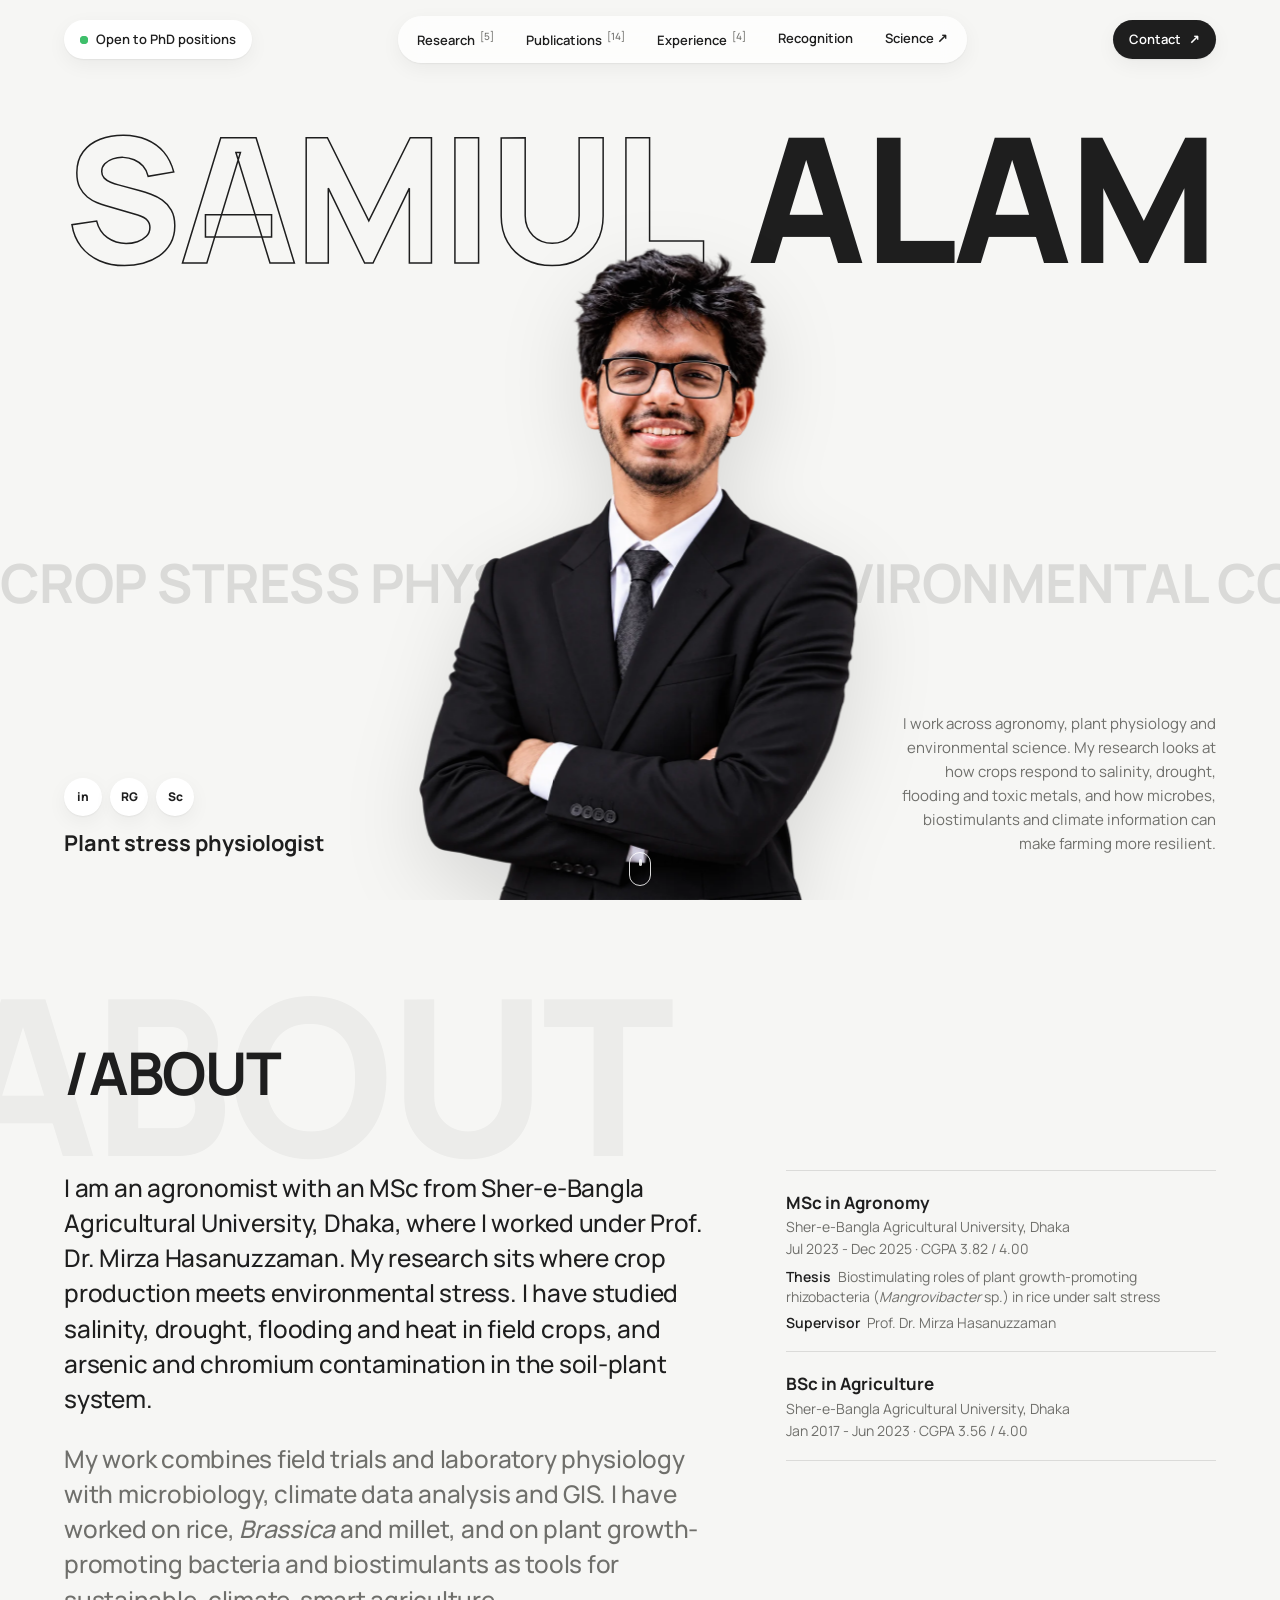
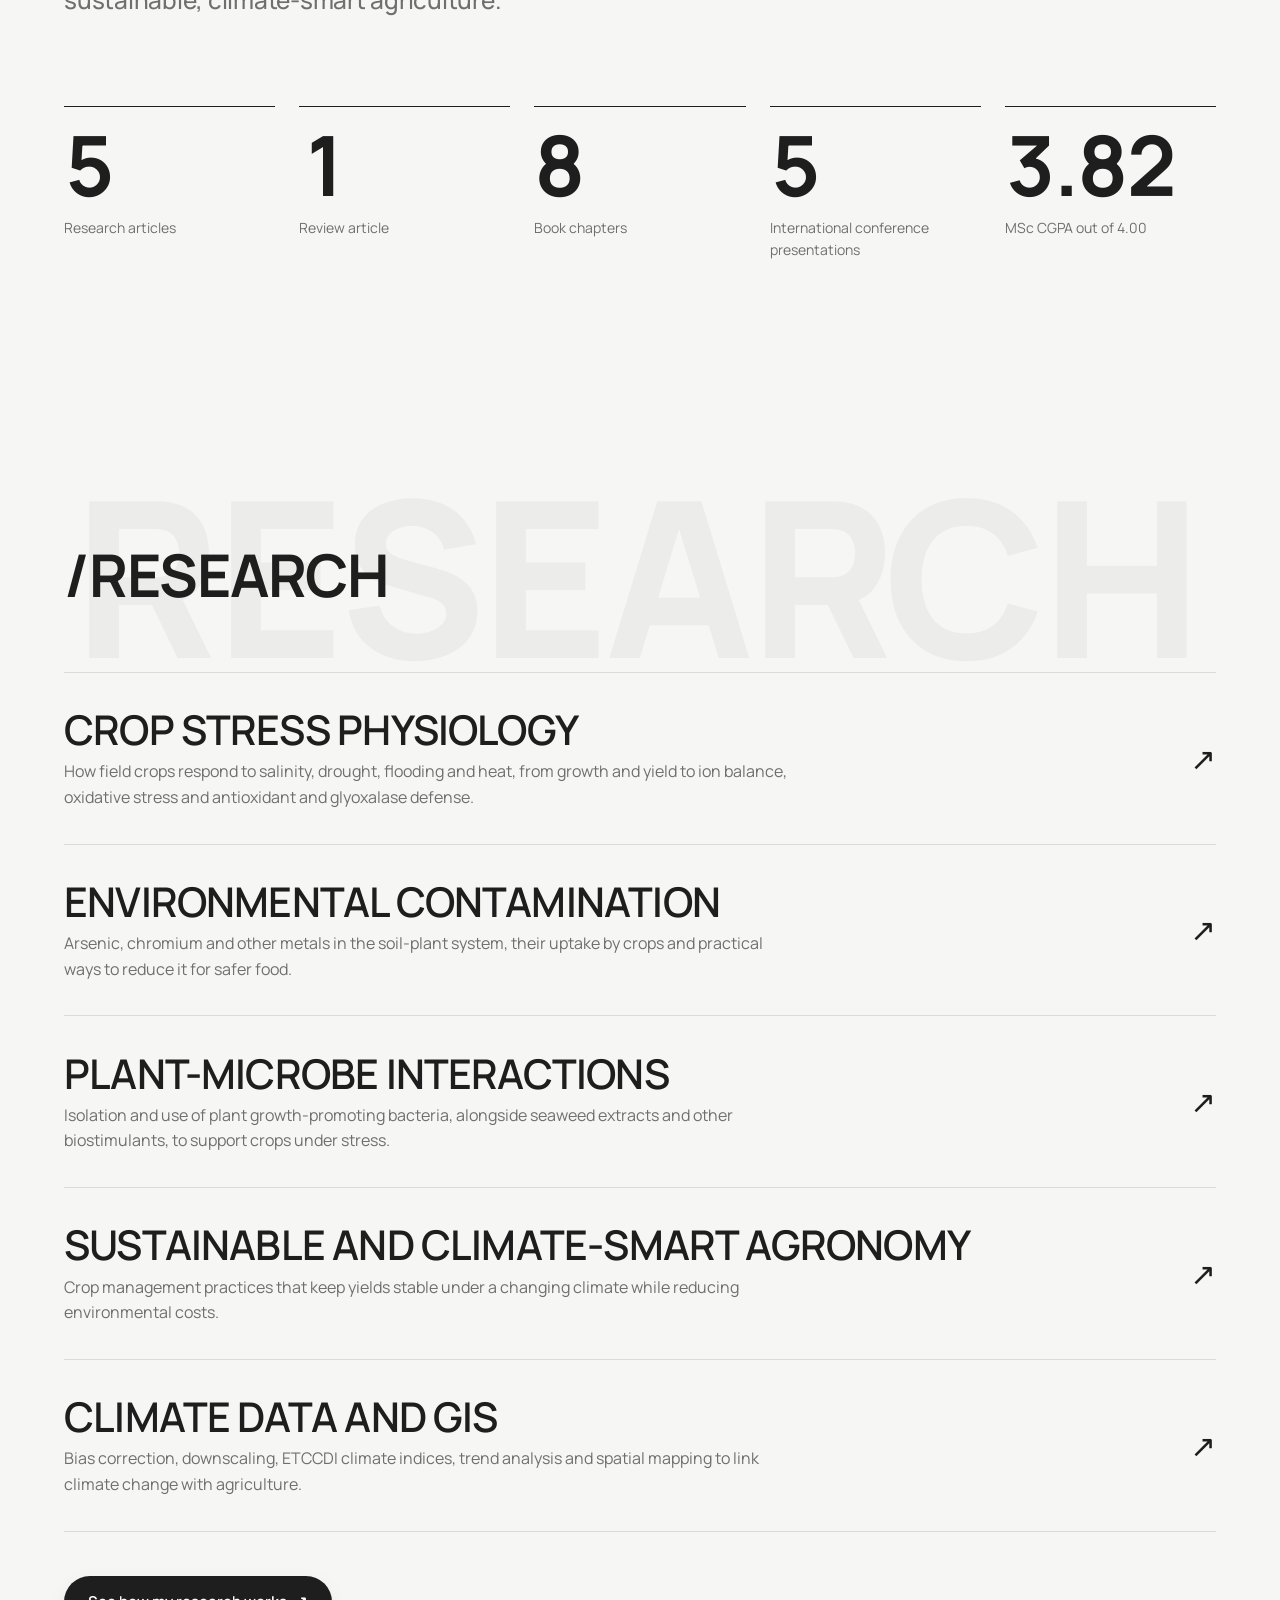
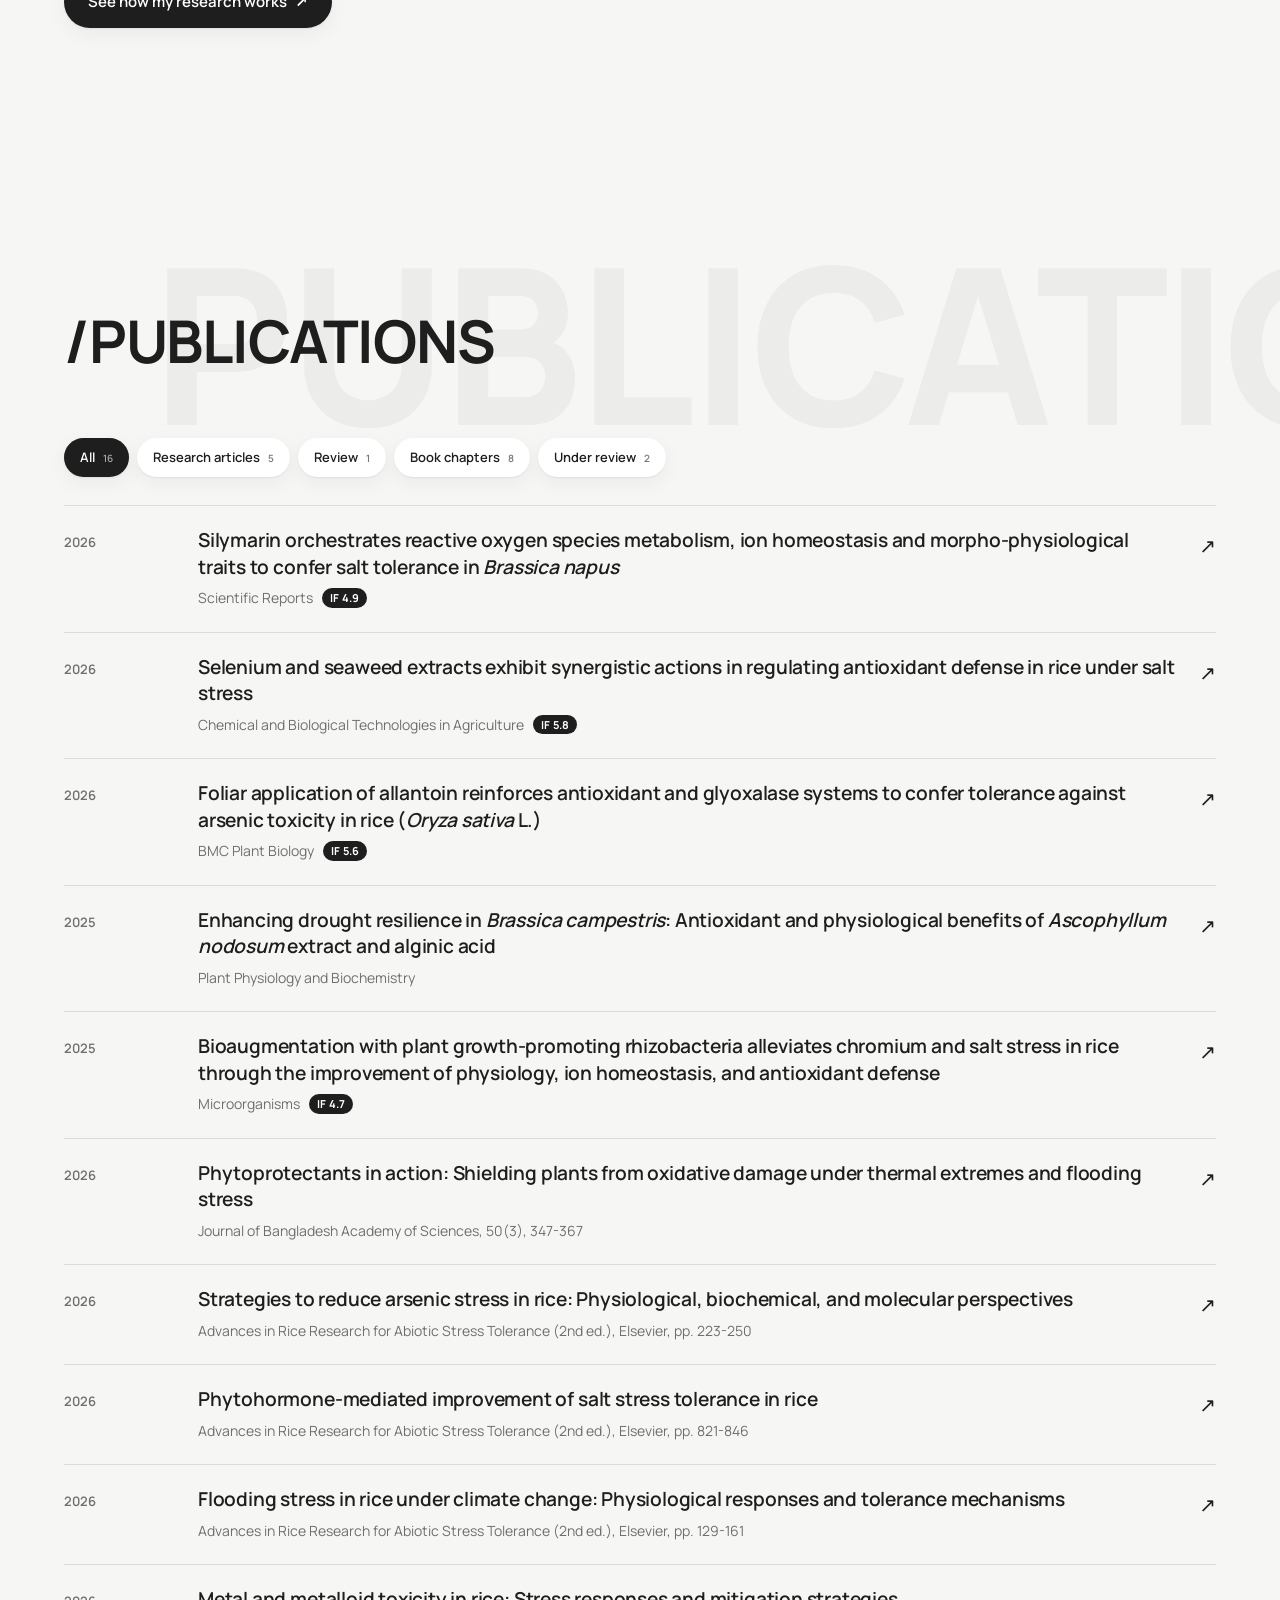
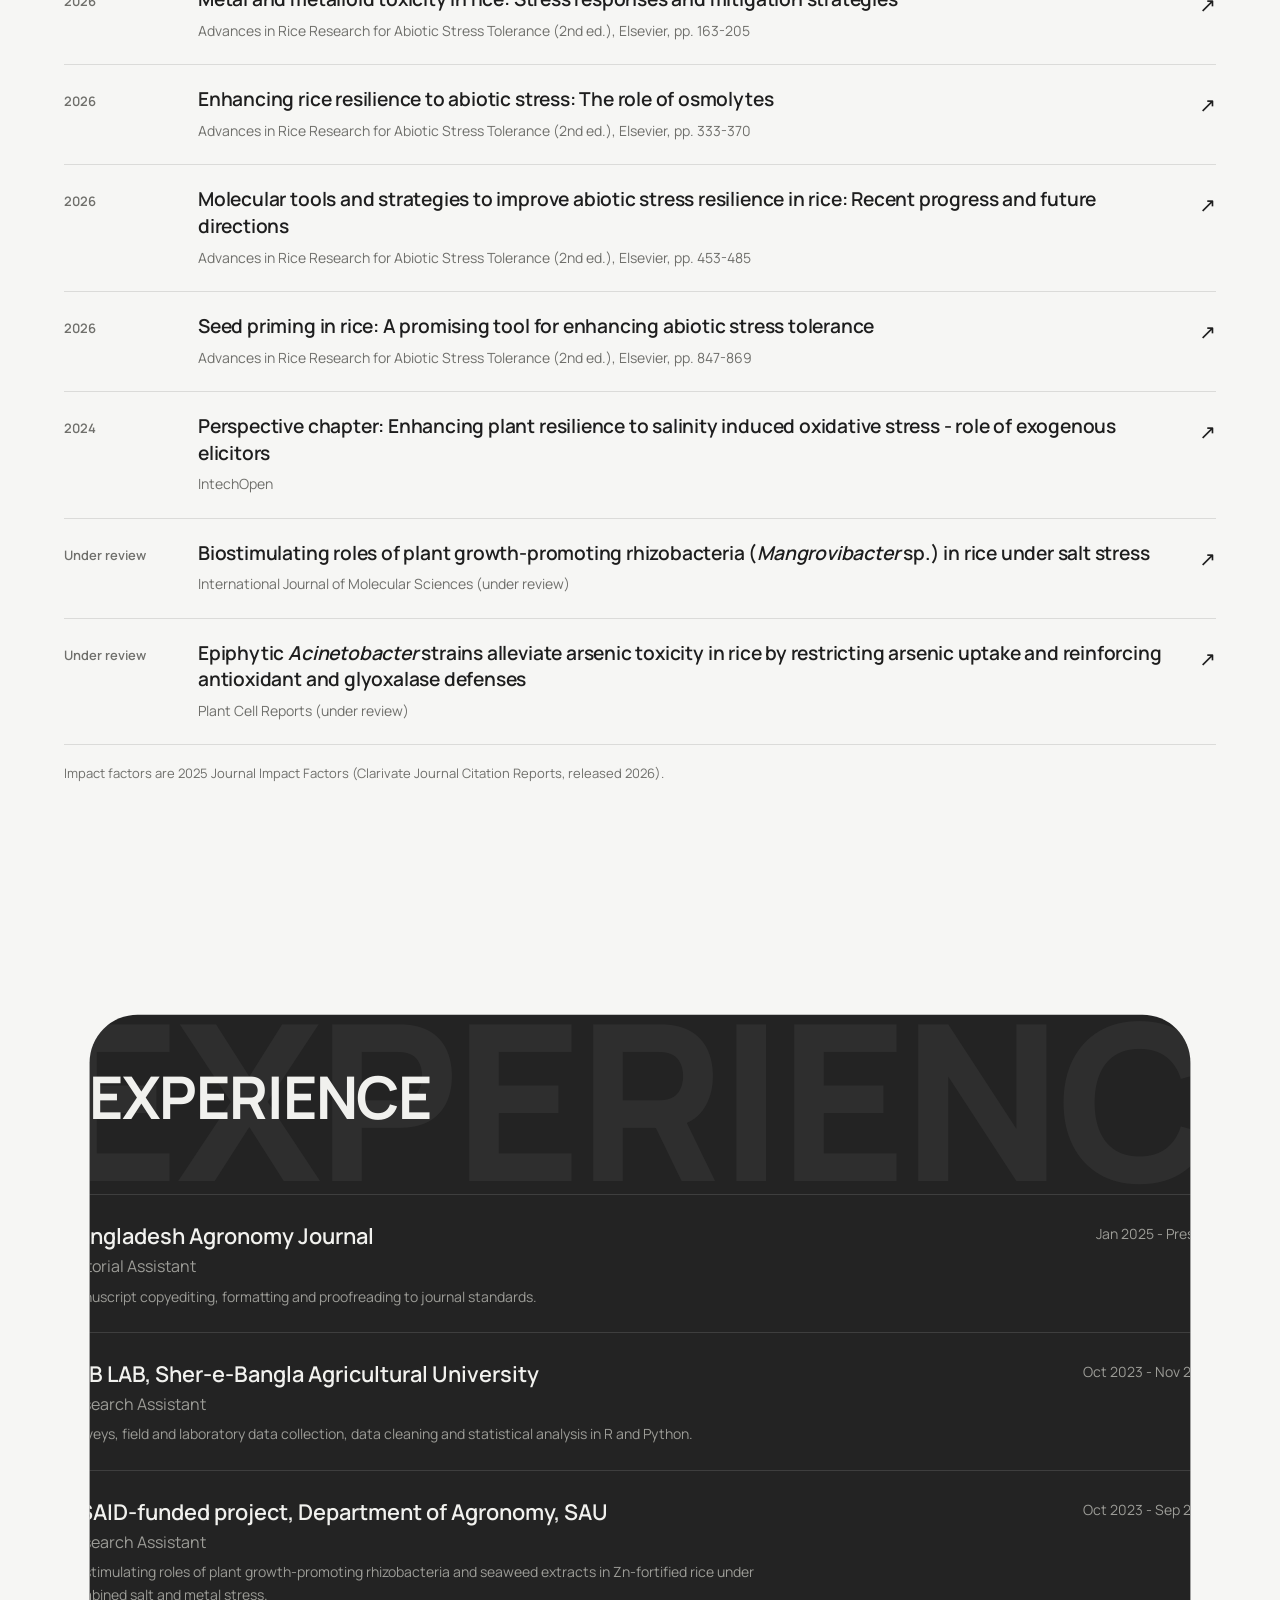
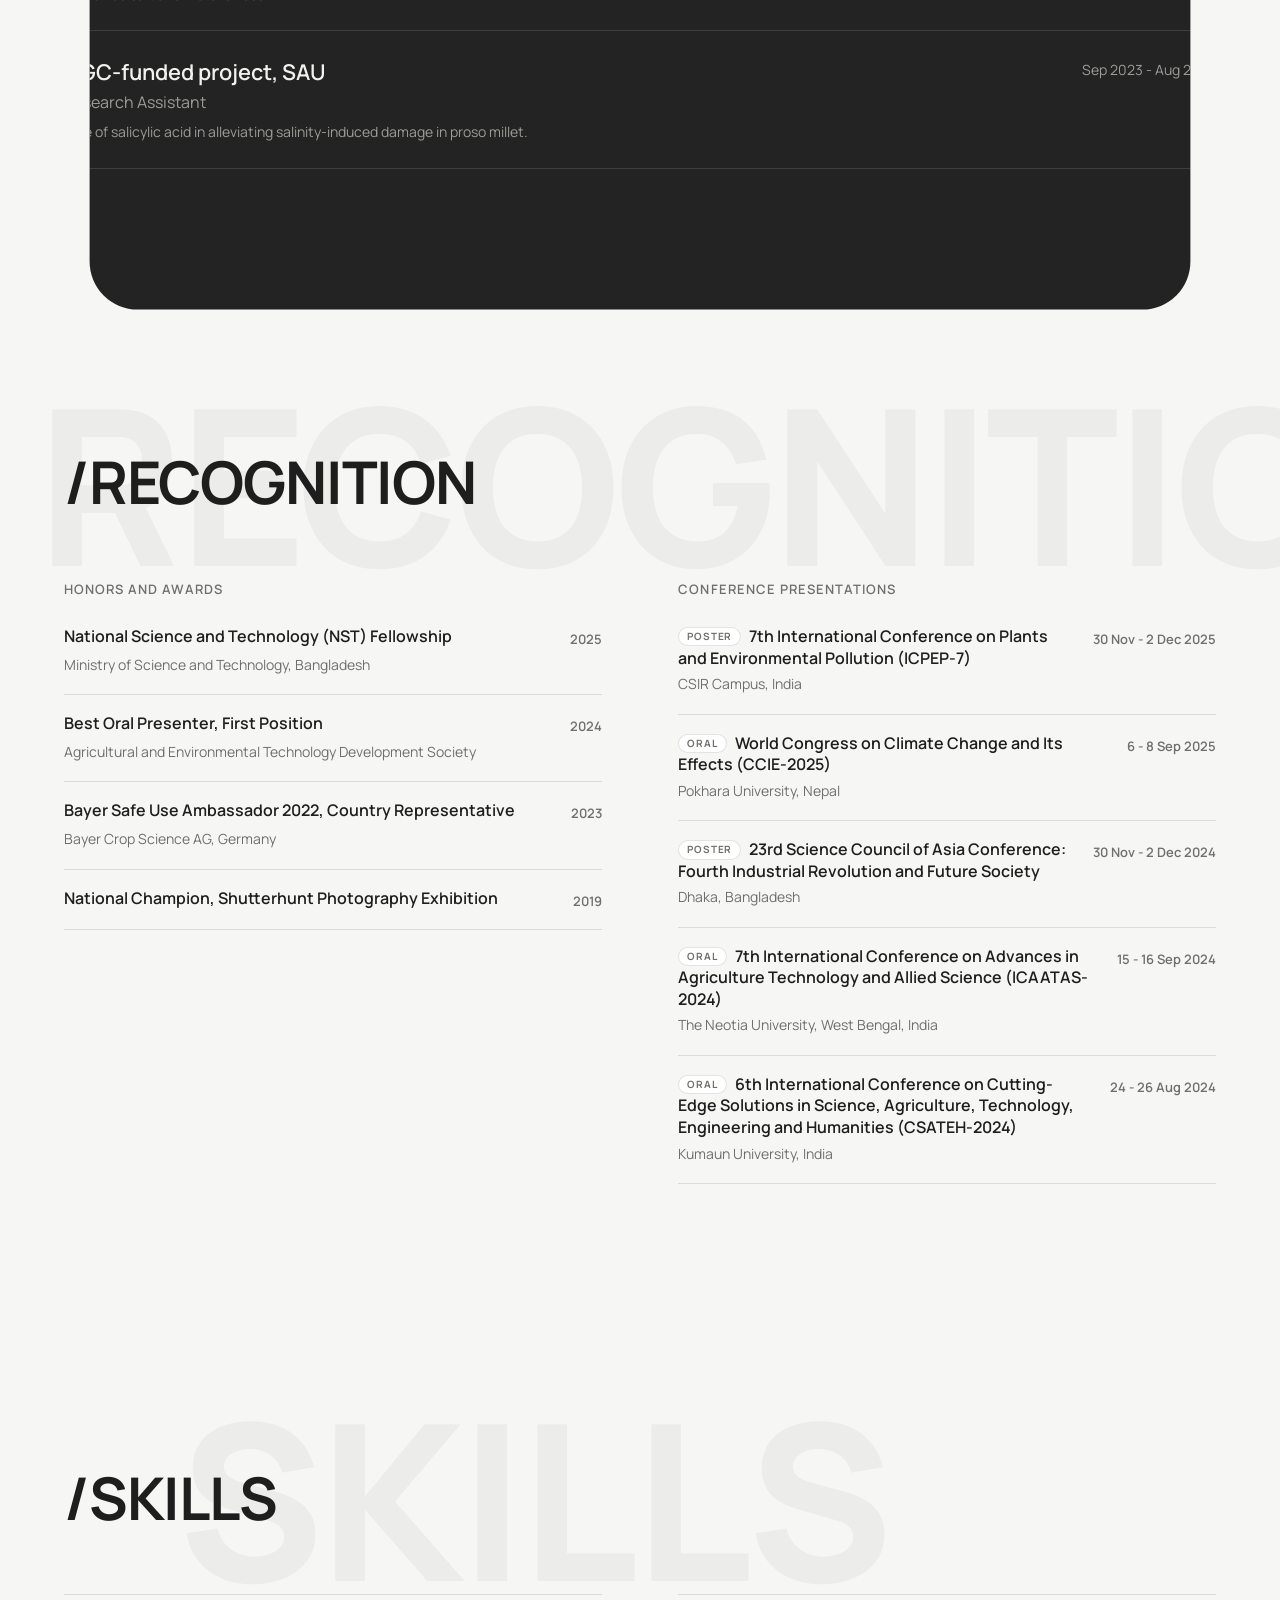
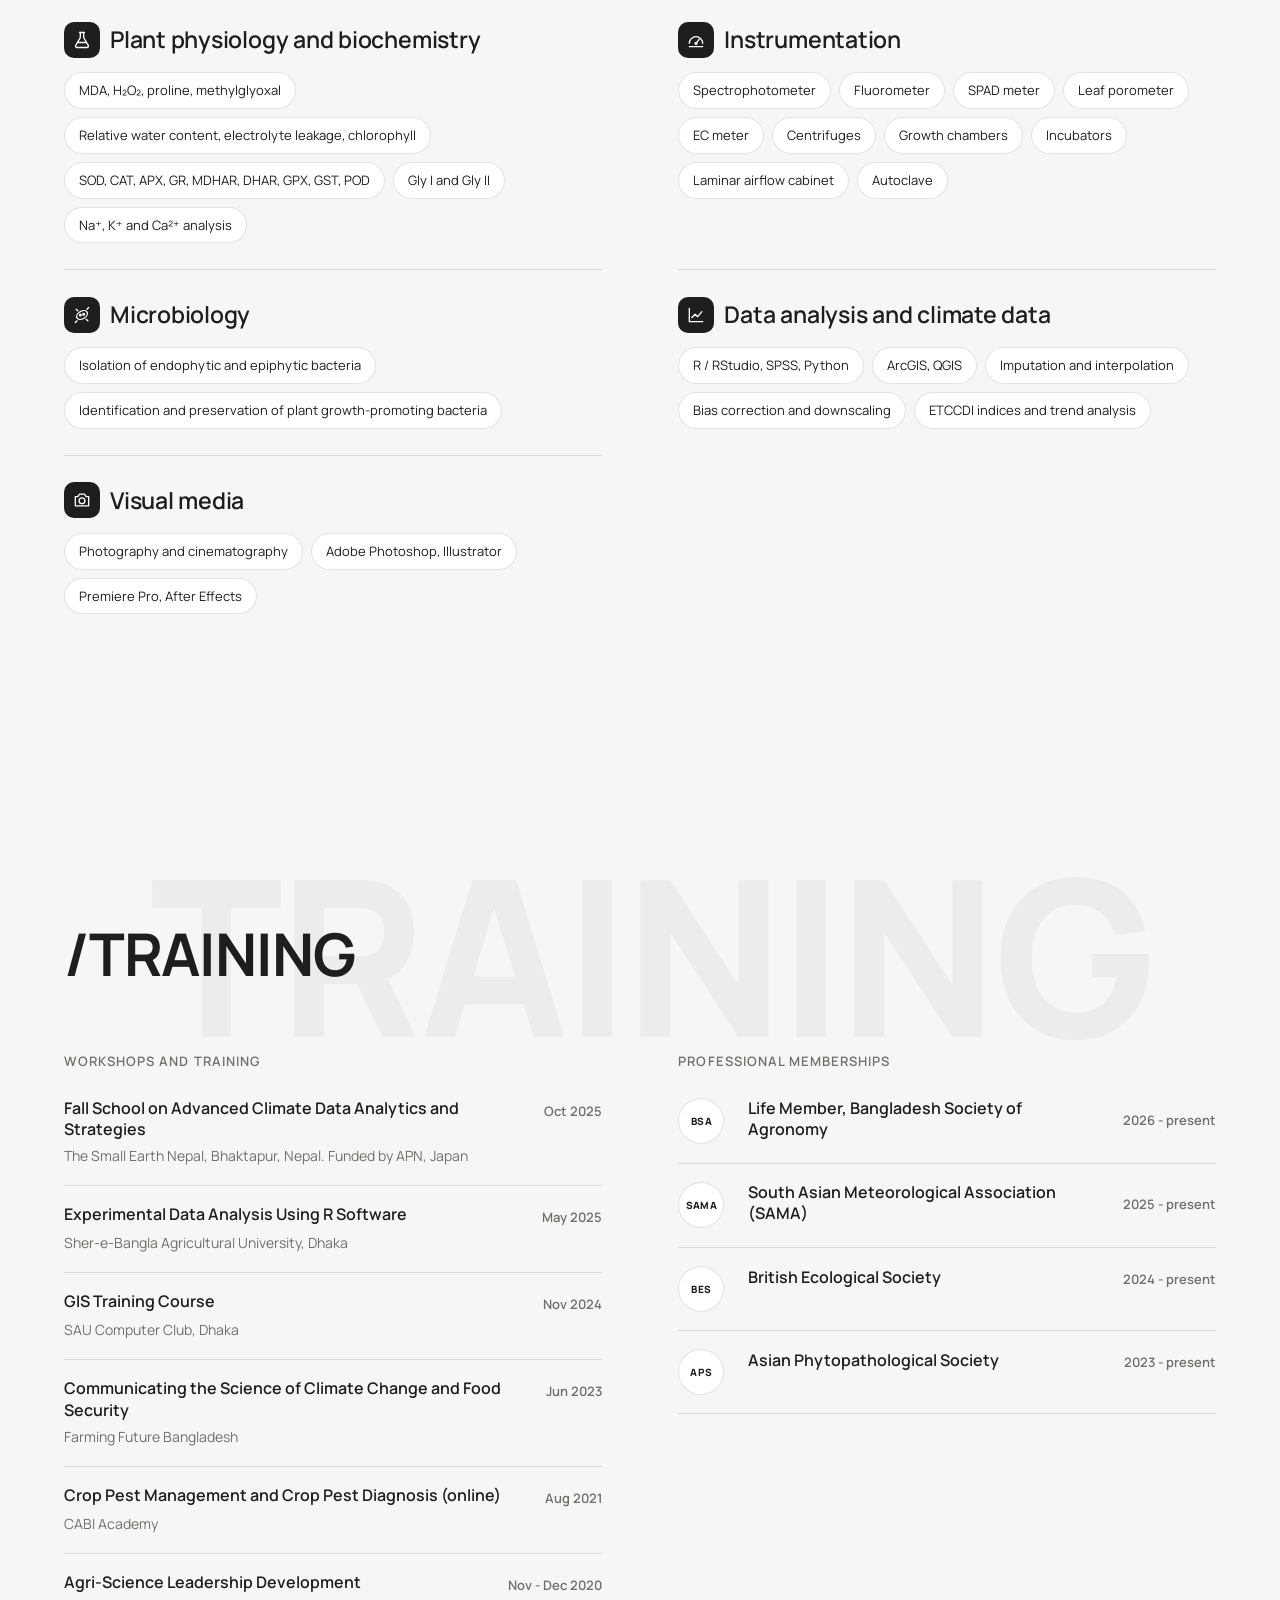
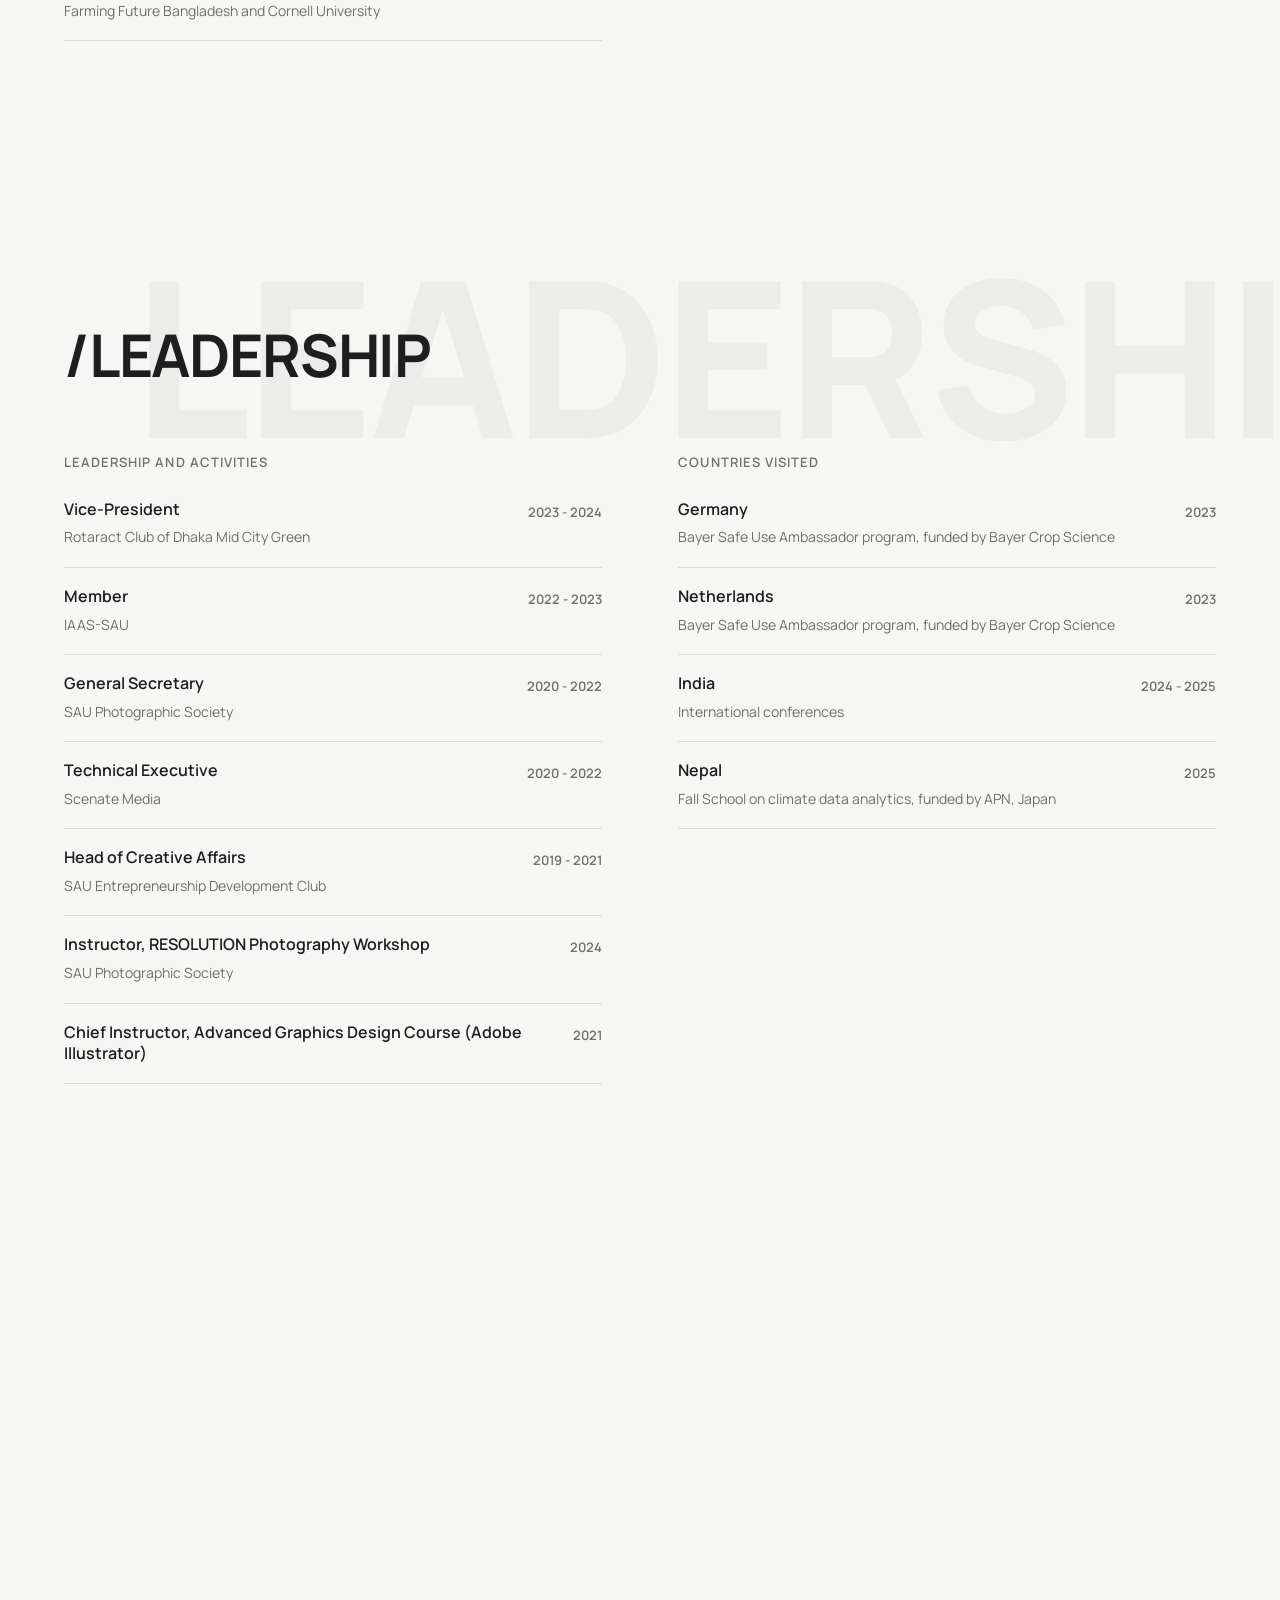
<file: index.html>
<!DOCTYPE html>
<html lang="en">
<head>
<meta charset="utf-8">
<meta name="viewport" content="width=device-width, initial-scale=1">
<title>Samiul Alam</title>
<meta name="description" content="Samiul Alam, agronomist and plant researcher. Research across crop stress physiology, environmental contamination, plant-microbe interactions and climate-smart agriculture.">
<meta property="og:title" content="Samiul Alam">
<meta property="og:description" content="Agronomist and plant researcher working across crop stress physiology, environmental science and climate-smart agriculture.">
<meta property="og:type" content="website">
<link rel="icon" href="data:image/svg+xml,%3Csvg xmlns='http://www.w3.org/2000/svg' viewBox='0 0 64 64'%3E%3Crect width='64' height='64' rx='14' fill='%231e1e1e'/%3E%3Ctext x='32' y='43' font-family='Arial,sans-serif' font-weight='700' font-size='28' text-anchor='middle' fill='%23f6f6f4'%3ESA%3C/text%3E%3C/svg%3E">
<link rel="preconnect" href="https://fonts.googleapis.com">
<link rel="preconnect" href="https://fonts.gstatic.com" crossorigin>
<link href="https://fonts.googleapis.com/css2?family=Manrope:wght@400;500;600;700;800&display=swap" rel="stylesheet">
<link rel="stylesheet" href="css/style.css?v=8">
</head>
<body class="is-loading">

<a class="skip" href="#about">Skip to content</a>
<div class="progress" aria-hidden="true"><span id="progressBar"></span></div>

<div class="page" id="page">

  <header class="topbar" id="topbar">
    <span class="pill pill--status"><i class="dot"></i><span data-bind="status"></span></span>
    <nav class="nav" aria-label="Sections">
      <a href="#research">Research <sup data-count="research"></sup></a>
      <a href="#publications">Publications <sup data-count="publications"></sup></a>
      <a href="#experience">Experience <sup data-count="experience"></sup></a>
      <a href="#recognition">Recognition</a>
      <a href="science/">Science <span aria-hidden="true">↗</span></a>
    </nav>
    <a class="pill pill--dark" href="#contact">Contact <span class="arrow" aria-hidden="true">↗</span></a>
  </header>

  <main>
    <!-- HERO -->
    <section class="hero" id="top">
      <h1 class="hero__name" id="heroName" aria-label="Samiul Alam"></h1>
      <div class="hero__marquee" id="heroMarquee" aria-hidden="true"></div>
      <div class="hero__portrait" id="heroPortrait"><img id="portraitImg" alt="Portrait of Samiul Alam" width="900" height="1352"></div>
      <div class="hero__foot">
        <div class="hero__left">
        <div class="hero__social" id="heroSocial"></div>
        <p class="hero__role"><span id="roleText" data-bind="role"></span></p>
        </div>
        <p class="hero__tag" data-bind="tagline"></p>
      </div>
      <a class="hero__cue" href="#about" aria-label="Scroll to about"><span></span></a>
    </section>

    <!-- ABOUT -->
    <section class="section" id="about">
      <div class="heading"><span class="ghost" aria-hidden="true">About</span><h2>/About</h2></div>
      <div class="about">
        <div class="about__text" id="aboutText"></div>
        <div class="about__side">
          <div class="edu" id="education"></div>
          <a class="pill pill--dark reveal" id="cvButton" hidden>Download CV <span class="arrow" aria-hidden="true">↗</span></a>
        </div>
      </div>
      <div class="stats" id="stats"></div>
    </section>

    <!-- RESEARCH -->
    <section class="section" id="research">
      <div class="heading"><span class="ghost" aria-hidden="true">Research</span><h2>/Research</h2></div>
      <div class="rows" id="researchRows"></div>
      <a class="pill pill--dark pill--lg science-cta reveal" href="science/">See how my research works <span class="arrow" aria-hidden="true">↗</span></a>
    </section>

    <!-- PUBLICATIONS -->
    <section class="section" id="publications">
      <div class="heading"><span class="ghost" aria-hidden="true">Publications</span><h2>/Publications</h2></div>
      <div class="filters" id="filters" role="tablist" aria-label="Publication type"></div>
      <div class="pubs" id="pubRows"></div>
      <p class="note" id="impactNote"></p>
    </section>

    <!-- EXPERIENCE (dark panel) -->
    <section class="section section--dark" id="experience">
      <div class="dark-inner">
        <div class="heading"><span class="ghost" aria-hidden="true">Experience</span><h2>/Experience</h2></div>
        <div class="xp" id="xpRows"></div>
      </div>
    </section>

    <!-- RECOGNITION -->
    <section class="section" id="recognition">
      <div class="heading"><span class="ghost" aria-hidden="true">Recognition</span><h2>/Recognition</h2></div>
      <div class="two">
        <div><h3 class="sub">Honors and awards</h3><div class="list" id="awards"></div></div>
        <div><h3 class="sub">Conference presentations</h3><div class="list" id="conferences"></div></div>
      </div>
    </section>

    <!-- SKILLS -->
    <section class="section" id="skills">
      <div class="heading"><span class="ghost" aria-hidden="true">Skills</span><h2>/Skills</h2></div>
      <div class="skills" id="skillGroups"></div>
    </section>

    <!-- TRAINING AND MEMBERSHIPS -->
    <section class="section" id="training">
      <div class="heading"><span class="ghost" aria-hidden="true">Training</span><h2>/Training</h2></div>
      <div class="two">
        <div><h3 class="sub">Workshops and training</h3><div class="list" id="trainingList"></div></div>
        <div><h3 class="sub">Professional memberships</h3><div class="list" id="memberships"></div></div>
      </div>
    </section>

    <!-- LEADERSHIP AND COUNTRIES -->
    <section class="section" id="leadership">
      <div class="heading"><span class="ghost" aria-hidden="true">Leadership</span><h2>/Leadership</h2></div>
      <div class="two">
        <div><h3 class="sub">Leadership and activities</h3><div class="list" id="leadershipList"></div></div>
        <div><h3 class="sub">Countries visited</h3><div class="list" id="countries"></div></div>
      </div>
    </section>

    <!-- GALLERY (hidden until photos are added in data/content.js) -->
    <section class="section" id="gallery" hidden>
      <div class="heading"><span class="ghost" aria-hidden="true">Beyond the lab</span><h2>/Beyond the lab</h2></div>
      <div class="gallery" id="galleryGrid"></div>
    </section>
  </main>
</div>

<!-- CONTACT, revealed like a curtain -->
<footer class="contact" id="contact">
  <span class="pill pill--status"><i class="dot"></i><span data-bind="status"></span></span>
  <h2 class="contact__title" data-bind="contact.heading"></h2>
  <p class="contact__text" data-bind="contact.text"></p>
  <a class="pill pill--dark pill--lg" id="emailButton">Email me <span class="arrow" aria-hidden="true">↗</span></a>
  <p class="contact__email"><span id="emailText"></span><span id="phoneText"></span></p>
  <div class="contact__links" id="contactLinks"></div>
  <p class="contact__copy">© <span id="year"></span> Samiul Alam</p>
</footer>

<!-- PUBLICATION DETAIL -->
<div class="detail" id="detail" role="dialog" aria-modal="true" aria-labelledby="detailTitle" hidden>
  <div class="detail__inner">
    <button class="pill" id="detailBack" type="button"><span aria-hidden="true">←</span> Back</button>
    <p class="detail__type" id="detailType"></p>
    <h2 class="detail__title" id="detailTitle"></h2>
    <dl class="detail__meta">
      <div><dt>Authors</dt><dd id="detailAuthors"></dd></div>
      <div><dt>Published in</dt><dd id="detailVenue"></dd></div>
      <div><dt>Year</dt><dd id="detailYear"></dd></div>
      <div id="detailImpactRow"><dt>Impact factor</dt><dd id="detailImpact"></dd></div>
    </dl>
    <a class="pill pill--dark pill--lg" id="detailDoi" target="_blank" rel="noopener">Read the paper <span class="arrow" aria-hidden="true">↗</span></a>
  </div>
</div>

<script src="data/content.js?v=8"></script>
<script src="js/main.js?v=8"></script>
</body>
</html>
</file>
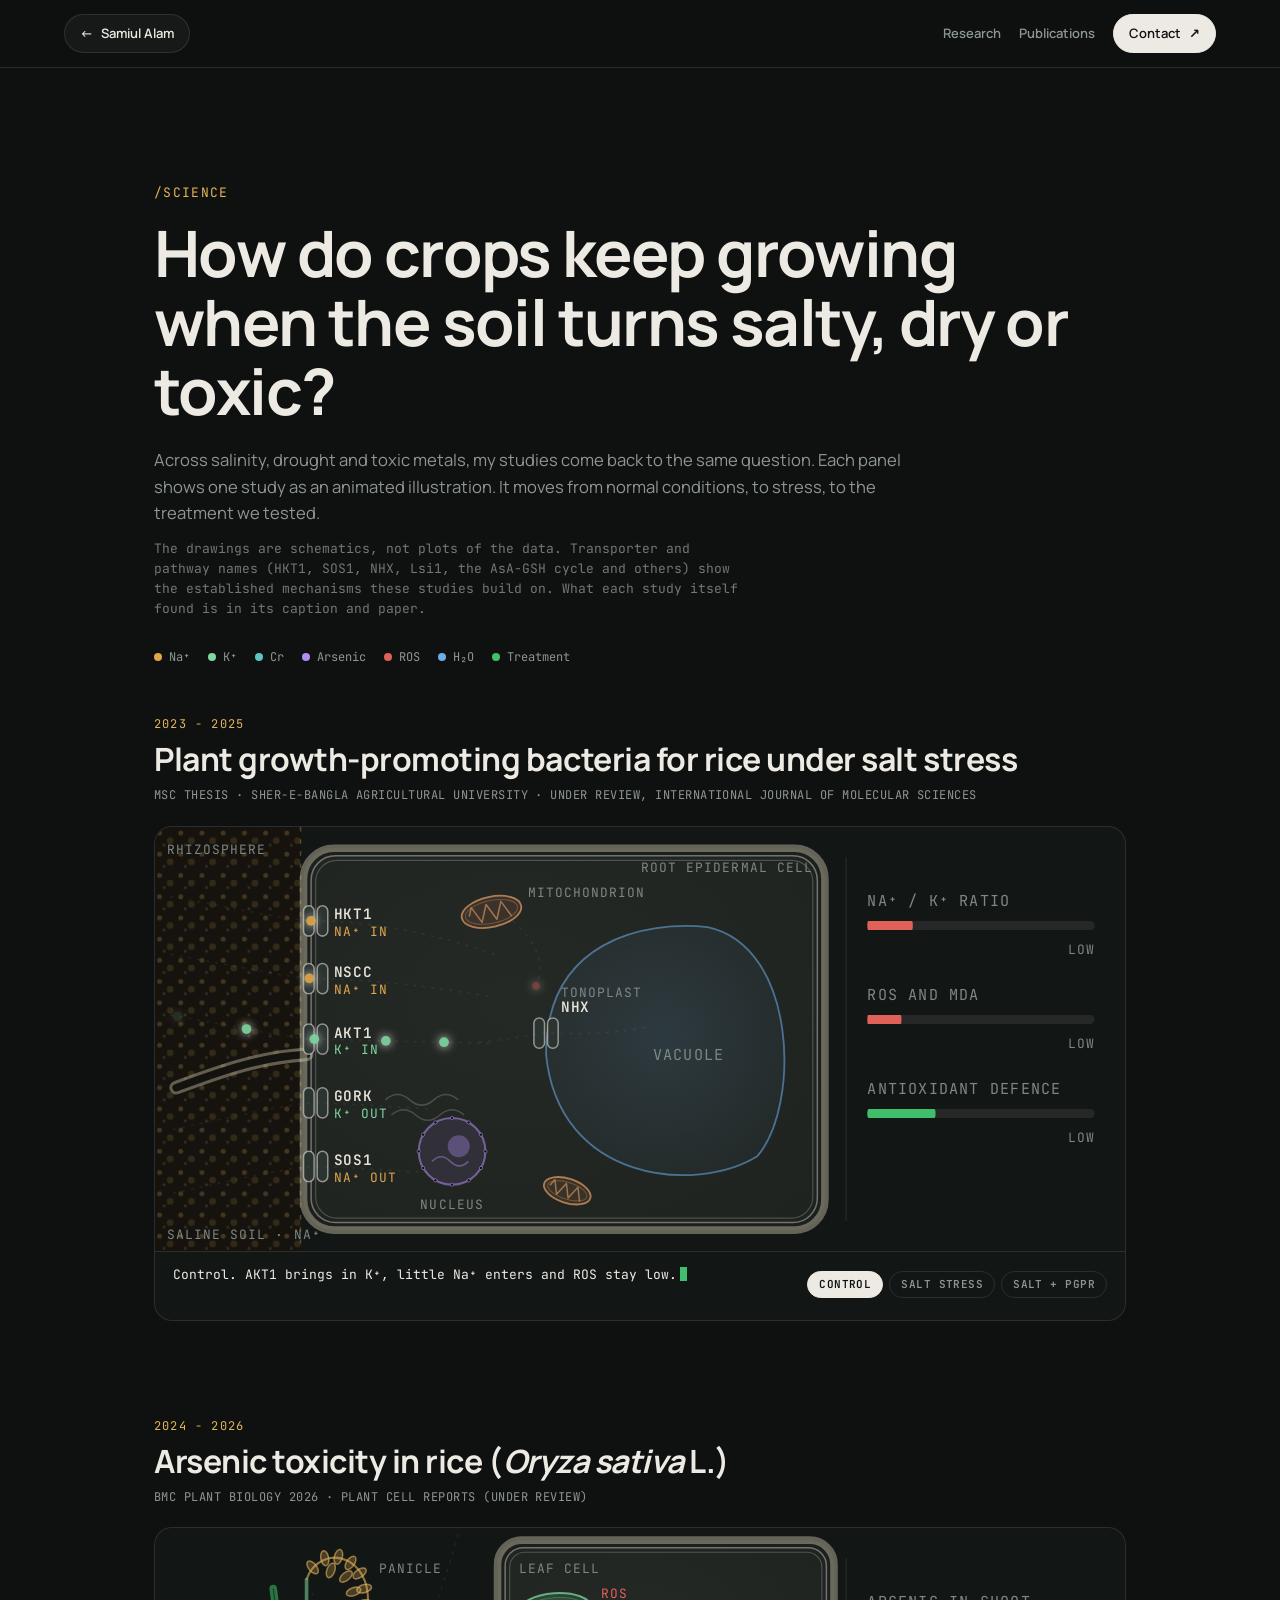
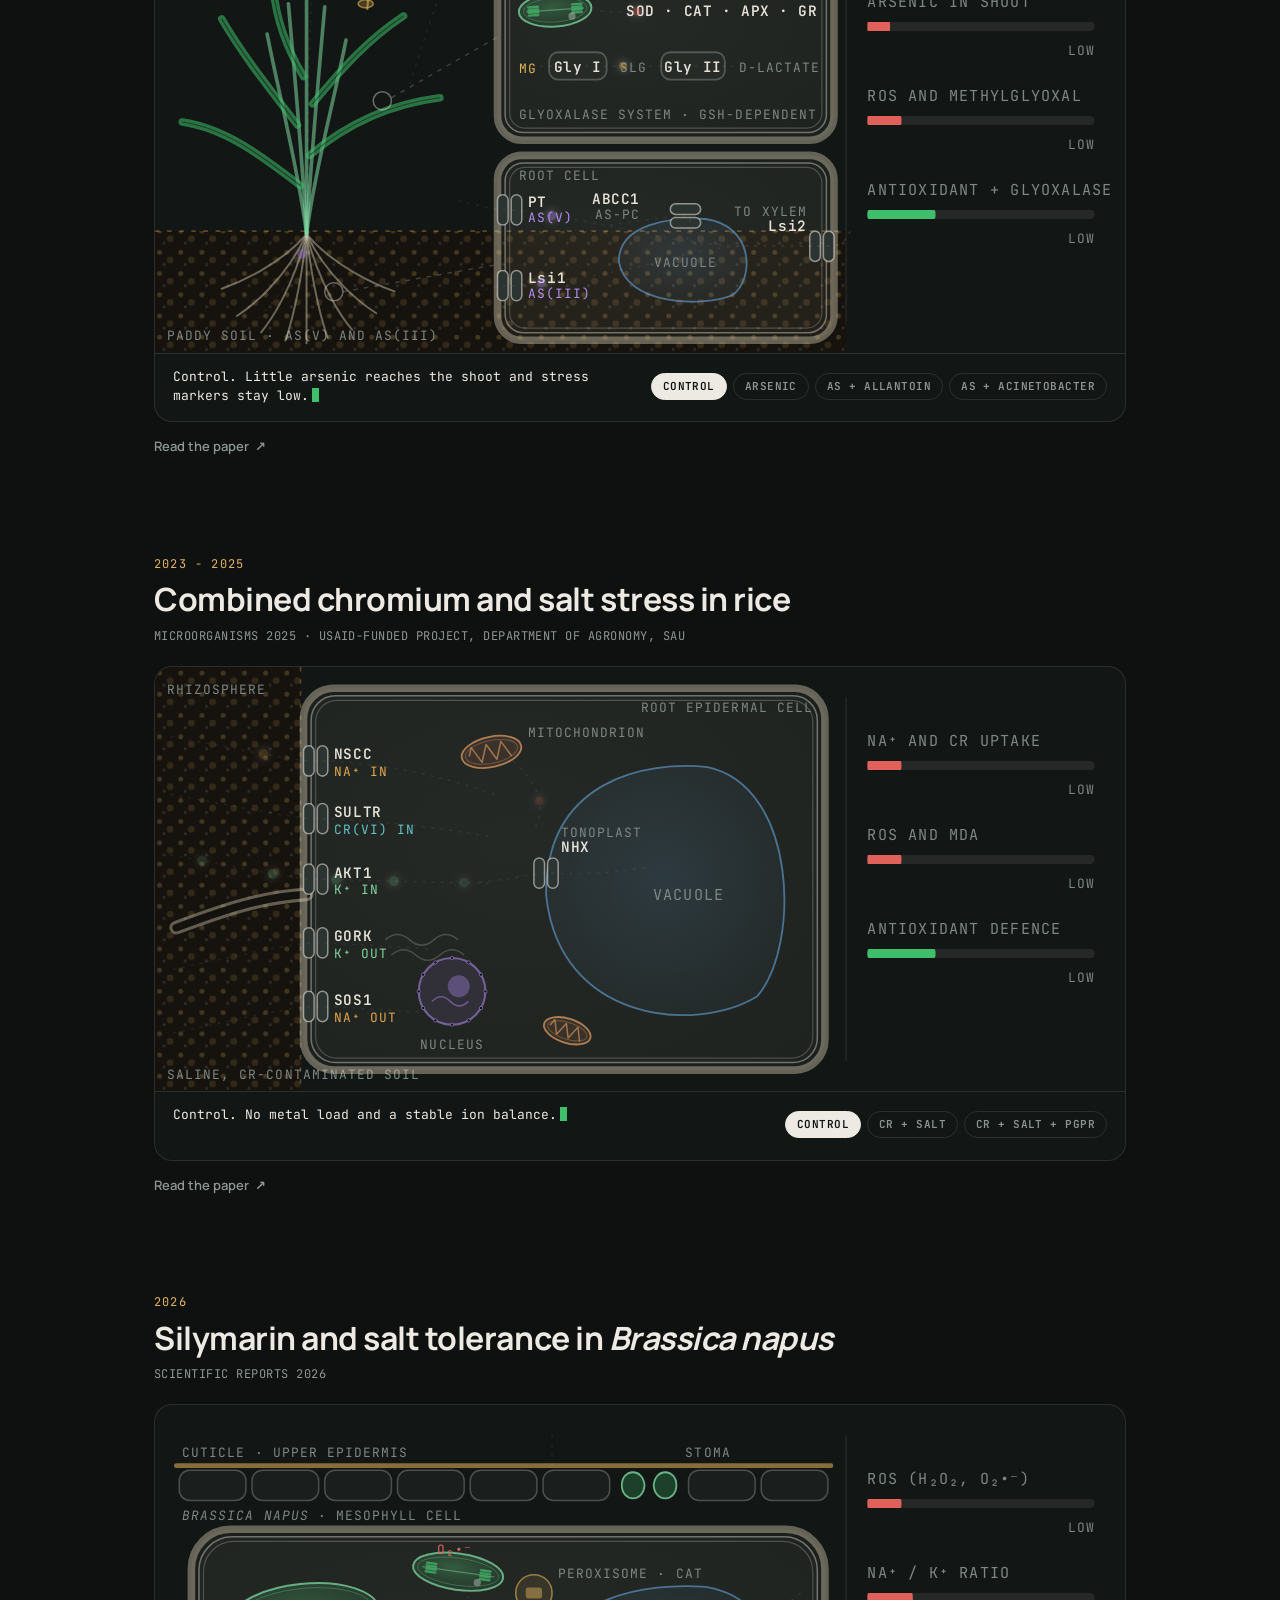
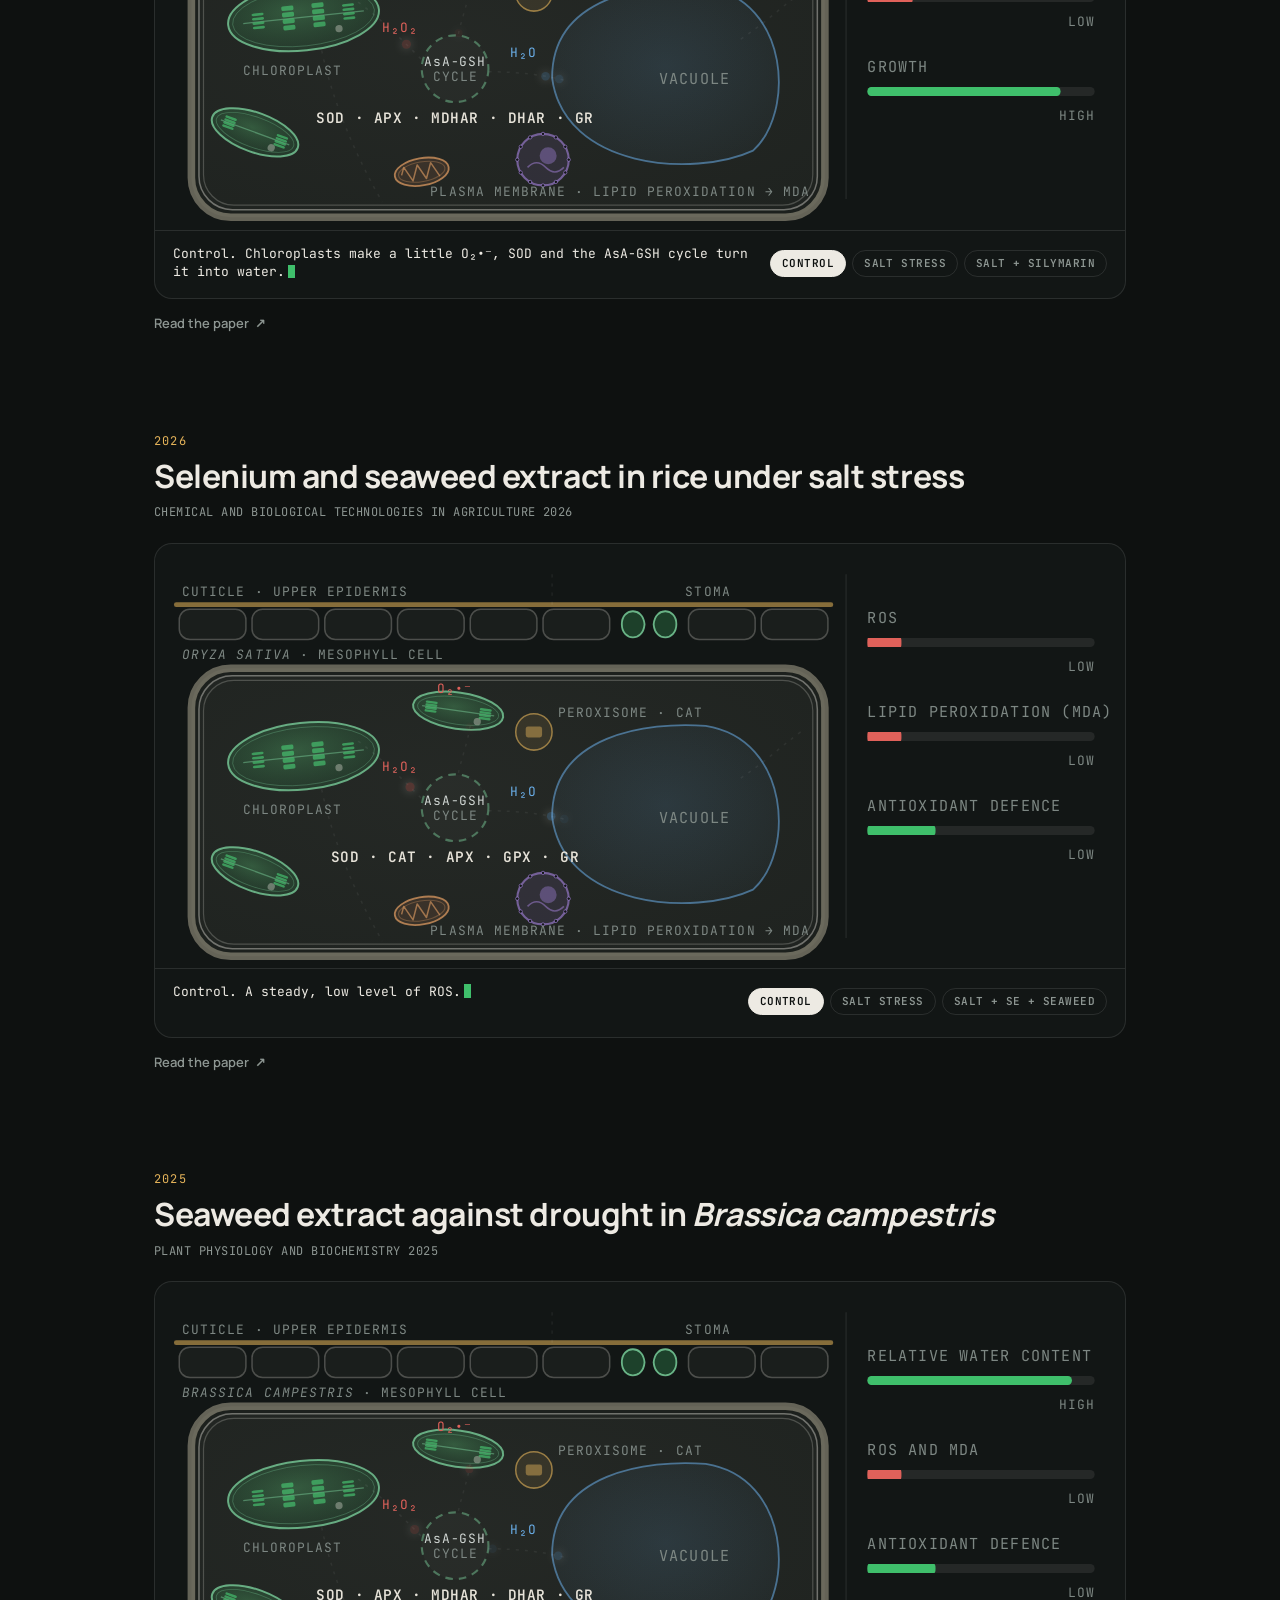
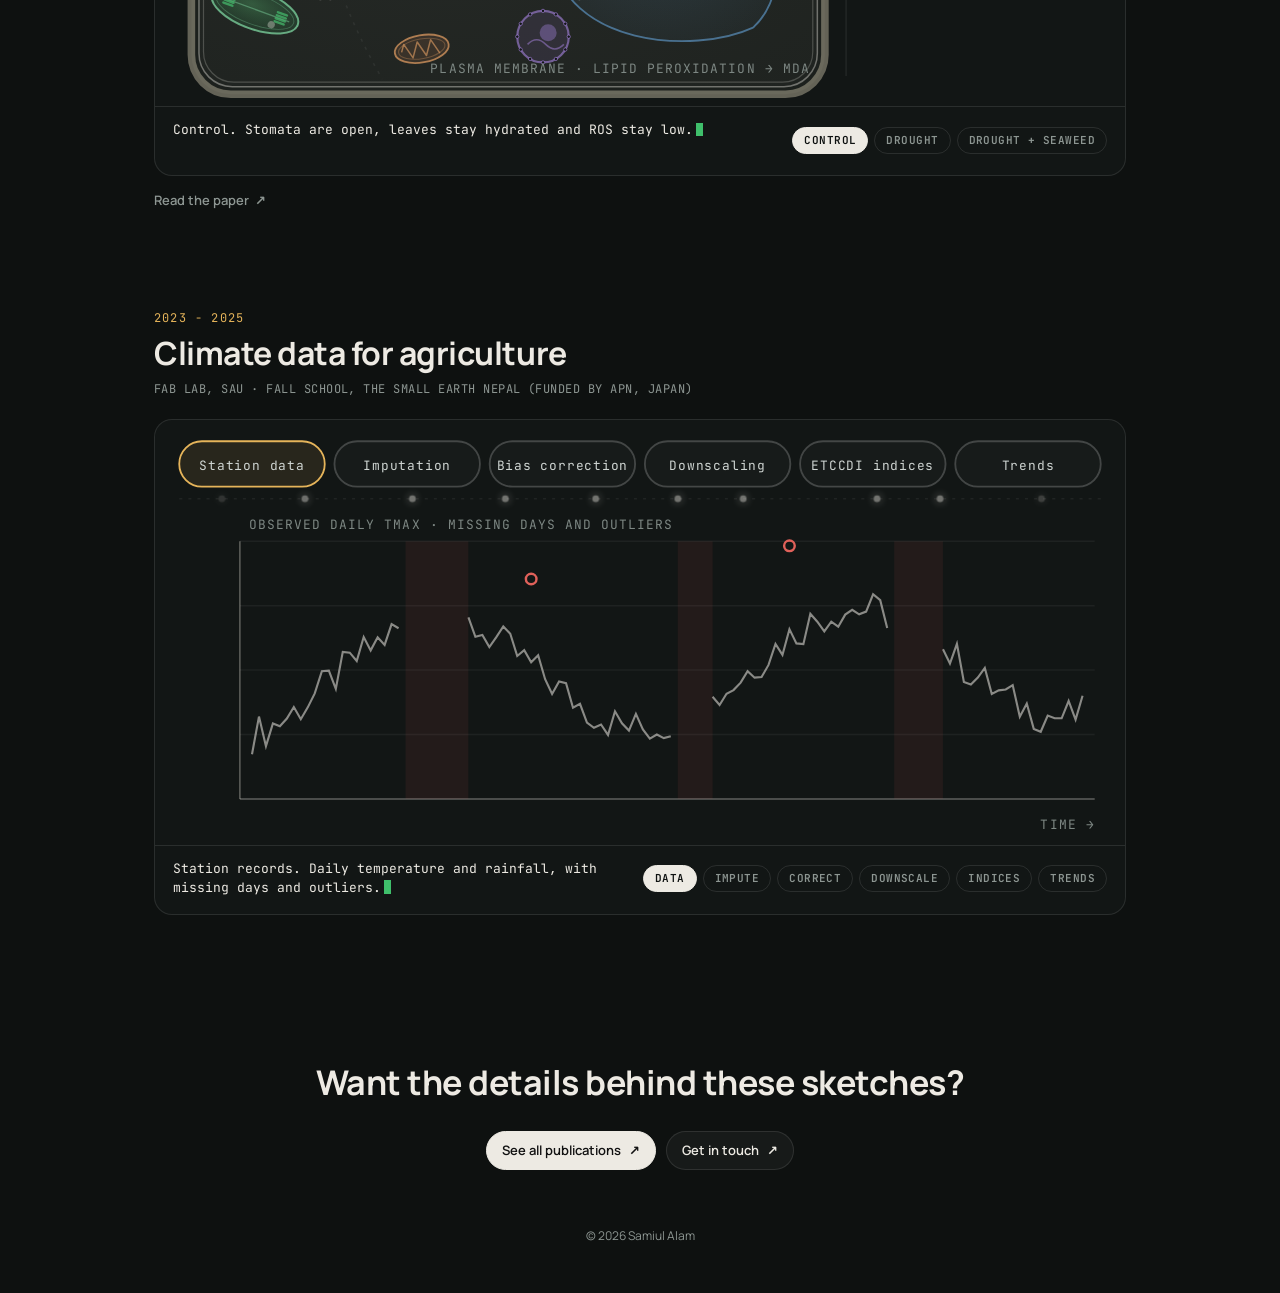
<file: science/index.html>
<!DOCTYPE html>
<html lang="en">
<head>
<meta charset="utf-8">
<meta name="viewport" content="width=device-width, initial-scale=1">
<title>Science | Samiul Alam</title>
<meta name="description" content="How my research works. Animated sketches of crop responses to salinity, drought and toxic metals, and the treatments tested.">
<meta property="og:title" content="Science | Samiul Alam">
<meta property="og:description" content="Animated sketches of crop stress mechanisms and the treatments tested in my research.">
<link rel="icon" href="data:image/svg+xml,%3Csvg xmlns='http://www.w3.org/2000/svg' viewBox='0 0 64 64'%3E%3Crect width='64' height='64' rx='14' fill='%231e1e1e'/%3E%3Ctext x='32' y='43' font-family='Arial,sans-serif' font-weight='700' font-size='28' text-anchor='middle' fill='%23f6f6f4'%3ESA%3C/text%3E%3C/svg%3E">
<link rel="preconnect" href="https://fonts.googleapis.com">
<link rel="preconnect" href="https://fonts.gstatic.com" crossorigin>
<link href="https://fonts.googleapis.com/css2?family=Manrope:wght@400;500;600;700;800&family=JetBrains+Mono:wght@400;500;600&display=swap" rel="stylesheet">
<link rel="stylesheet" href="science.css?v=4">
</head>
<body>

<a class="skip" href="#projects">Skip to the studies</a>

<header class="bar">
  <a class="pill" href="../"><span aria-hidden="true">←</span> Samiul Alam</a>
  <nav class="bar__nav" aria-label="Main site">
    <a href="../#research">Research</a>
    <a href="../#publications">Publications</a>
    <a class="pill pill--light" href="../#contact">Contact <span aria-hidden="true">↗</span></a>
  </nav>
</header>

<main>
  <section class="intro">
    <p class="kicker">/Science</p>
    <h1 id="question"></h1>
    <p class="intro__text" id="intro"></p>
    <p class="intro__note" id="note"></p>
    <div class="legend" aria-label="Colour key">
      <span><i style="background:#e0a64b"></i>Na⁺</span>
      <span><i style="background:#7ed6a0"></i>K⁺</span>
      <span><i style="background:#5ec4c4"></i>Cr</span>
      <span><i style="background:#b38cf0"></i>Arsenic</span>
      <span><i style="background:#e0615a"></i>ROS</span>
      <span><i style="background:#6aaee8"></i>H₂O</span>
      <span><i style="background:#3fbf6b"></i>Treatment</span>
    </div>
  </section>

  <div class="projects" id="projects"></div>

  <section class="outro">
    <p>Want the details behind these sketches?</p>
    <div class="outro__links">
      <a class="pill pill--light" href="../#publications">See all publications <span aria-hidden="true">↗</span></a>
      <a class="pill" href="../#contact">Get in touch <span aria-hidden="true">↗</span></a>
    </div>
    <p class="outro__copy">© <span id="year"></span> Samiul Alam</p>
  </section>
</main>

<script src="../data/science.js?v=7"></script>
<script src="science.js?v=7"></script>
</body>
</html>
</file>
<file: css/style.css>
/* ==========================================================
   Samiul Alam, personal site
   Colours and type are set in :root. Change them here.
   ========================================================== */
:root {
  --bg: #f6f6f4;
  --ink: #1e1e1e;
  --muted: #6f6f6b;
  --line: rgba(30, 30, 30, .12);
  --dark: #232323;
  --dark-ink: #f1f1ee;
  --dark-muted: #9c9c97;
  --dark-line: rgba(255, 255, 255, .12);
  --accent: #3fbf6b;
  --pad: clamp(20px, 5vw, 72px);
  --ease: cubic-bezier(.2, .8, .2, 1);
  --font: "Manrope", "Inter", system-ui, -apple-system, "Segoe UI", Roboto, Arial, sans-serif;
}

*, *::before, *::after { box-sizing: border-box; }
html { scroll-behavior: smooth; -webkit-text-size-adjust: 100%; }
body {
  margin: 0; background: var(--bg); color: var(--ink);
  font-family: var(--font); font-size: 16px; line-height: 1.6;
  -webkit-font-smoothing: antialiased; overflow-x: hidden;
}
body.is-locked { overflow: hidden; }
img { display: block; max-width: 100%; }
[hidden] { display: none !important; }
a { color: inherit; }
h1, h2, h3, p, dl, dd { margin: 0; }
button { font: inherit; color: inherit; background: none; border: 0; padding: 0; cursor: pointer; text-align: left; }
:focus-visible { outline: 2px solid var(--ink); outline-offset: 3px; border-radius: 6px; }
.section--dark :focus-visible { outline-color: var(--dark-ink); }
.skip { position: fixed; left: 12px; top: -60px; z-index: 100; background: var(--ink); color: var(--bg); padding: 10px 16px; border-radius: 999px; text-decoration: none; }
.skip:focus { top: 12px; }

.page { position: relative; z-index: 1; background: var(--bg); }

/* ---------- progress line ---------- */
.progress { position: fixed; inset: 0 0 auto 0; height: 2px; z-index: 60; pointer-events: none; }
.progress span { display: block; height: 100%; width: 100%; background: var(--ink); transform: scaleX(0); transform-origin: left; }

/* ---------- pills ---------- */
.pill {
  display: inline-flex; align-items: center; gap: 8px; white-space: nowrap;
  padding: 9px 16px; border-radius: 999px; font-size: 13px; font-weight: 600;
  background: #fff; color: var(--ink); text-decoration: none; cursor: pointer;
  box-shadow: 0 1px 2px rgba(0,0,0,.06), 0 6px 20px rgba(0,0,0,.05);
  transition: transform .35s var(--ease), background .25s, color .25s;
}
.pill:hover { transform: translateY(-2px); }
.pill--dark { background: var(--ink); color: #fff; }
.pill--lg { padding: 14px 24px; font-size: 15px; }
.pill--status { cursor: default; }
.pill--status:hover { transform: none; }
.pill .arrow { display: inline-block; transition: transform .35s var(--ease); }
.pill:hover .arrow { transform: rotate(45deg); }
.dot { width: 8px; height: 8px; border-radius: 50%; background: var(--accent); position: relative; flex: none; }
.dot::after { content: ""; position: absolute; inset: 0; border-radius: 50%; background: var(--accent); animation: pulse 2s ease-out infinite; }
@keyframes pulse { from { transform: scale(1); opacity: .7; } to { transform: scale(3); opacity: 0; } }

/* ---------- top bar ---------- */
.topbar {
  position: fixed; inset: 0 0 auto 0; z-index: 50;
  display: flex; align-items: center; justify-content: space-between; gap: 12px;
  padding: 16px var(--pad);
  transition: transform .5s var(--ease), opacity .6s var(--ease);
}
.is-loading .topbar { opacity: 0; transform: translateY(-20px); }
.topbar.is-hidden { transform: translateY(-110%); }
.nav {
  display: flex; gap: 4px; padding: 5px; border-radius: 999px;
  background: rgba(255,255,255,.75); backdrop-filter: blur(12px); -webkit-backdrop-filter: blur(12px);
  box-shadow: 0 1px 2px rgba(0,0,0,.06), 0 6px 20px rgba(0,0,0,.05);
}
.nav a { padding: 7px 14px; border-radius: 999px; font-size: 13px; font-weight: 600; text-decoration: none; transition: background .25s; }
.nav a:hover { background: rgba(30,30,30,.07); }
.nav sup { font-size: 10px; color: var(--muted); font-weight: 500; margin-left: 2px; }
.nav sup:not(:empty)::before { content: "["; } .nav sup:not(:empty)::after { content: "]"; }

/* ---------- hero ---------- */
.hero {
  position: relative; height: 100vh; height: 100svh; min-height: 560px; overflow: hidden;
  padding: 0 var(--pad);
}
.hero__name {
  position: absolute; left: var(--pad); right: var(--pad); top: 13svh; z-index: 1;
  display: flex; justify-content: center; gap: .26em; white-space: nowrap;
  font-weight: 800; line-height: .92; letter-spacing: -.02em; text-transform: uppercase;
  font-size: 12vw;
}
.hero__name .word { display: inline-flex; }
.hero__name .ch { display: inline-block; overflow: hidden; padding: .04em .015em; margin: -.04em -.015em; }
.hero__name .ch > span { display: inline-block; transform: translateY(110%); transition: transform 1s var(--ease); }
body:not(.is-loading) .hero__name .ch > span { transform: none; }
.hero__name .outline { color: transparent; -webkit-text-stroke: 1.5px var(--ink); }

.hero__portrait {
  position: absolute; left: 50%; bottom: 0; z-index: 2; height: 74svh; aspect-ratio: 900 / 1352;
  transform: translate(-50%, 0); will-change: transform;
}
.hero__portrait img {
  height: 100%; width: 100%; object-fit: cover; object-position: top;
  transform: translateY(104%); transition: transform 1.3s var(--ease) .55s;
  filter: drop-shadow(0 30px 40px rgba(0,0,0,.12));
}
body:not(.is-loading) .hero__portrait img { transform: none; }

.hero__name .word { will-change: transform; }
.hero__marquee { position: absolute; left: 0; right: 0; top: 60svh; z-index: 1; overflow: hidden; white-space: nowrap; pointer-events: none; transition: opacity 1.2s var(--ease) 1.4s; }
.is-loading .hero__marquee { opacity: 0; }
.hero__marquee div { display: inline-flex; animation: marquee 48s linear infinite; will-change: transform; }
.hero__marquee span { font-size: clamp(26px, 4.2vw, 60px); font-weight: 700; text-transform: uppercase; letter-spacing: -.01em; color: rgba(30,30,30,.13); padding-right: .6em; }
.hero__marquee span::after { content: "\2726"; margin-left: .6em; font-size: .55em; vertical-align: middle; }
@keyframes marquee { to { transform: translateX(-50%); } }
.hero__role span { display: inline-block; transition: opacity .45s var(--ease), transform .45s var(--ease); }
.hero__role span.out { opacity: 0; transform: translateY(-12px); }

.hero__foot {
  position: absolute; left: var(--pad); right: var(--pad); bottom: 44px; z-index: 3;
  display: flex; justify-content: space-between; align-items: flex-end; gap: 24px;
  opacity: 1; transition: opacity .9s var(--ease) 1.2s, transform .9s var(--ease) 1.2s;
}
.is-loading .hero__foot { opacity: 0; transform: translateY(16px); }
.hero__role { font-size: clamp(18px, 1.7vw, 24px); font-weight: 700; max-width: 14em; line-height: 1.2; }
.hero__tag { max-width: 22em; color: var(--muted); font-size: 15px; text-align: right; }
.hero__cue { position: absolute; left: 50%; bottom: 14px; z-index: 4; width: 22px; height: 34px; margin-left: -11px; border: 1.5px solid #fff; border-radius: 12px; opacity: .85; }
.hero__cue span { position: absolute; left: 50%; top: 6px; width: 3px; height: 7px; margin-left: -1.5px; border-radius: 2px; background: #fff; animation: cue 1.8s var(--ease) infinite; }
@keyframes cue { 0% { transform: translateY(0); opacity: 1; } 100% { transform: translateY(12px); opacity: 0; } }

/* ---------- sections ---------- */
.section { position: relative; padding: clamp(72px, 11vw, 150px) var(--pad); overflow: hidden; }
.heading { position: relative; margin-bottom: clamp(32px, 5vw, 64px); }
.heading h2 {
  position: relative; overflow: hidden;
  font-size: clamp(30px, 4.6vw, 60px); font-weight: 700; letter-spacing: -.02em; text-transform: uppercase; line-height: 1.1;
}
.heading h2 > span { display: inline-block; transform: translateY(105%); transition: transform .9s var(--ease); }
.heading.in h2 > span { transform: none; }
.ghost {
  position: absolute; left: -.04em; top: 50%; white-space: nowrap; pointer-events: none; user-select: none;
  font-size: clamp(80px, 17vw, 250px); font-weight: 800; text-transform: uppercase; letter-spacing: -.02em; line-height: 1;
  color: rgba(30,30,30,.045); transform: translate(var(--gx, 0px), -50%); will-change: transform;
}
.sub { font-size: 13px; font-weight: 600; text-transform: uppercase; letter-spacing: .08em; color: var(--muted); margin-bottom: 8px; }

.reveal { opacity: 0; transform: translateY(26px); transition: opacity .8s var(--ease), transform .8s var(--ease); }
.reveal.in { opacity: 1; transform: none; }

/* ---------- about ---------- */
.about { display: grid; grid-template-columns: 1.5fr 1fr; gap: clamp(32px, 6vw, 96px); align-items: start; }
.about__text p { font-size: clamp(18px, 1.9vw, 26px); line-height: 1.45; font-weight: 500; letter-spacing: -.01em; }
.about__text p + p { margin-top: 1em; color: var(--muted); }
.edu__item { padding: 18px 0; border-top: 1px solid var(--line); }
.edu__item:last-child { border-bottom: 1px solid var(--line); }
.edu__item strong { display: block; font-size: 17px; }
.edu__item span { display: block; color: var(--muted); font-size: 14px; }
.about__side .pill { margin-top: 24px; }
.stats { display: grid; grid-template-columns: repeat(5, 1fr); gap: 24px; margin-top: clamp(48px, 7vw, 96px); }
.stat { border-top: 1px solid var(--ink); padding-top: 16px; }
.stat b { display: block; font-size: clamp(44px, 6.5vw, 92px); font-weight: 700; line-height: 1; letter-spacing: -.03em; font-variant-numeric: tabular-nums; }
.stat span { display: block; margin-top: 10px; color: var(--muted); font-size: 14px; max-width: 14em; }

/* ---------- big rows (research) ---------- */
.row {
  display: grid; grid-template-columns: 1fr auto; align-items: center; column-gap: 24px;
  padding: clamp(20px, 2.6vw, 34px) 0; border-bottom: 1px solid var(--line);
}
.row:first-child { border-top: 1px solid var(--line); }
.row__title { font-size: clamp(22px, 3.2vw, 44px); font-weight: 600; letter-spacing: -.02em; text-transform: uppercase; line-height: 1.15; transition: transform .5s var(--ease); }
.row__text { grid-column: 1; color: var(--muted); max-width: 46em; margin-top: 6px; transition: transform .5s var(--ease) .04s; }
.row__arrow { grid-row: 1 / span 2; grid-column: 2; font-size: clamp(20px, 2.4vw, 32px); transition: transform .5s var(--ease); }
.row:hover .row__title, .row:hover .row__text { transform: translateX(16px); }
.row:hover .row__arrow { transform: rotate(45deg); }

/* ---------- publications ---------- */
.filters { display: flex; flex-wrap: wrap; gap: 8px; margin-bottom: 28px; }
.filters .pill sup { font-size: 10px; opacity: .6; }
.filters .pill[aria-selected="true"] { background: var(--ink); color: #fff; }
.pub {
  display: grid; grid-template-columns: 110px 1fr auto; gap: 8px 24px; align-items: start; width: 100%;
  padding: 22px 0; border-bottom: 1px solid var(--line);
}
.pub:first-child { border-top: 1px solid var(--line); }
.pub[hidden] { display: none; }
.pub__year { font-size: 13px; font-weight: 600; color: var(--muted); padding-top: 4px; }
.pub__title { font-size: clamp(16px, 1.5vw, 20px); font-weight: 600; line-height: 1.35; letter-spacing: -.01em; }
.pub__venue { display: block; margin-top: 6px; font-size: 14px; color: var(--muted); font-weight: 400; }
.pub__body, .pub__arrow { transition: transform .5s var(--ease); }
.pub__arrow { font-size: 20px; padding-top: 2px; }
.pub:hover .pub__body { transform: translateX(12px); }
.pub:hover .pub__arrow { transform: rotate(45deg); }

/* ---------- experience (dark) ---------- */
.section--dark { padding: 0; overflow: visible; background: var(--bg); }
.dark-inner {
  position: relative; overflow: hidden; background: var(--dark); color: var(--dark-ink);
  padding: clamp(72px, 11vw, 150px) var(--pad);
  clip-path: inset(calc((1 - var(--p, 1)) * 90px) calc((1 - var(--p, 1)) * 7vw) calc((1 - var(--q, 1)) * 90px) round calc((1 - min(var(--p, 1), var(--q, 1))) * 48px));
  will-change: clip-path;
}
.section--dark .ghost { color: rgba(255,255,255,.05); }
.xp__item { display: grid; grid-template-columns: 1fr auto; gap: 6px 24px; padding: 24px 0; border-bottom: 1px solid var(--dark-line); }
.xp__item:first-child { border-top: 1px solid var(--dark-line); }
.xp__org { font-size: clamp(17px, 1.7vw, 22px); font-weight: 600; }
.xp__role { color: var(--dark-muted); }
.xp__text { grid-column: 1; color: var(--dark-muted); font-size: 14px; max-width: 52em; }
.xp__period { grid-row: 1; grid-column: 2; color: var(--dark-muted); font-size: 14px; white-space: nowrap; padding-top: 4px; }

/* ---------- recognition ---------- */
.two { display: grid; grid-template-columns: 1fr 1fr; gap: clamp(32px, 6vw, 96px); }
.item { display: grid; grid-template-columns: 1fr auto; gap: 4px 20px; padding: 18px 0; border-bottom: 1px solid var(--line); }
.item strong { font-weight: 600; line-height: 1.35; }
.item em { grid-column: 1; font-style: normal; font-size: 14px; color: var(--muted); }
.item time { grid-row: 1; grid-column: 2; font-size: 13px; font-weight: 600; color: var(--muted); padding-top: 3px; }

/* ---------- skills ---------- */
.skills { display: grid; grid-template-columns: repeat(2, 1fr); gap: 0 clamp(32px, 6vw, 96px); }
.skill { padding: 26px 0; border-top: 1px solid var(--line); }
.skill h3 { font-size: clamp(18px, 1.8vw, 24px); font-weight: 600; margin-bottom: 14px; letter-spacing: -.01em; }
.skill ul { list-style: none; margin: 0; padding: 0; display: flex; flex-wrap: wrap; gap: 8px; }
.skill li { padding: 7px 14px; border-radius: 999px; border: 1px solid var(--line); font-size: 13px; background: #fff; }

/* ---------- gallery ---------- */
.gallery { display: grid; grid-template-columns: repeat(auto-fill, minmax(240px, 1fr)); gap: 12px; }
.gallery img { width: 100%; aspect-ratio: 4 / 3; object-fit: cover; border-radius: 12px; }

/* ---------- contact / curtain ---------- */
.contact {
  position: relative; z-index: 0; min-height: 100vh; min-height: 100svh;
  display: flex; flex-direction: column; align-items: center; justify-content: center; text-align: center; gap: 22px;
  padding: 90px var(--pad) 40px;
  background: radial-gradient(120% 90% at 50% 0%, #ffffff 0%, #ececea 55%, #dcdcd9 100%);
}
body.curtain .contact { position: fixed; inset: auto 0 0 0; }
.contact__title { font-size: clamp(34px, 6.2vw, 92px); font-weight: 800; letter-spacing: -.03em; line-height: 1; text-transform: uppercase; max-width: 12em; }
.contact__text { max-width: 34em; color: var(--muted); }
.contact__email { font-size: 14px; color: var(--muted); user-select: all; margin-top: -8px; }
.contact__links { display: flex; flex-wrap: wrap; justify-content: center; gap: 10px; margin-top: 18px; }
.contact__copy { font-size: 12px; color: var(--muted); margin-top: 22px; }

/* ---------- publication detail ---------- */
.detail {
  position: fixed; inset: 0; z-index: 80; overflow: auto; background: var(--bg);
  opacity: 0; transform: translateY(24px); transition: opacity .45s var(--ease), transform .45s var(--ease);
}
.detail[hidden] { display: none; }
.detail.open { opacity: 1; transform: none; }
.detail__inner { max-width: 900px; margin: 0 auto; padding: 28px var(--pad) 80px; }
.detail__type { margin-top: clamp(40px, 8vw, 96px); font-size: 13px; font-weight: 600; text-transform: uppercase; letter-spacing: .08em; color: var(--muted); }
.detail__title { margin-top: 14px; font-size: clamp(24px, 3.6vw, 44px); font-weight: 700; line-height: 1.2; letter-spacing: -.02em; }
.detail__meta { margin: 36px 0; }
.detail__meta > div { display: grid; grid-template-columns: 130px 1fr; gap: 16px; padding: 16px 0; border-top: 1px solid var(--line); }
.detail__meta > div:last-child { border-bottom: 1px solid var(--line); }
.detail__meta dt { font-size: 13px; color: var(--muted); font-weight: 600; }
.detail__meta b { font-weight: 800; }
.detail [hidden] { display: none; }

/* ---------- additions ---------- */
.edu__thesis { margin-top: 6px; color: var(--muted); font-size: 14px; line-height: 1.45; }
.edu__thesis em { font-style: normal; font-weight: 600; color: var(--ink); margin-right: 4px; }
.tag { display: inline-block; vertical-align: 2px; margin-right: 8px; padding: 2px 8px; border-radius: 999px; border: 1px solid var(--line); background: #fff; font-size: 10px; font-weight: 700; letter-spacing: .08em; text-transform: uppercase; color: var(--muted); }
.hero__left { display: flex; flex-direction: column; gap: 14px; }
.hero__social { display: flex; gap: 8px; }
.social { display: inline-grid; place-items: center; width: 38px; height: 38px; border-radius: 50%; background: #fff; color: var(--ink); font-size: 12px; font-weight: 800; text-decoration: none; box-shadow: 0 1px 2px rgba(0,0,0,.06), 0 6px 20px rgba(0,0,0,.05); transition: transform .35s var(--ease), background .25s, color .25s; }
.social:hover { transform: translateY(-3px); background: var(--ink); color: #fff; }

.if { display: inline-block; margin-left: 6px; padding: 1px 8px; border-radius: 999px; background: var(--ink); color: #fff; font-size: 11px; font-weight: 700; letter-spacing: .02em; vertical-align: 1px; }
.note { margin-top: 18px; font-size: 13px; color: var(--muted); }
.note:empty { display: none; }
.item--mono { grid-template-columns: auto 1fr auto; align-items: center; }
.item--mono strong { grid-column: 2; }
.item--mono time { grid-column: 3; grid-row: 1; }
.item--mono em { grid-column: 2; }
.mono { grid-row: 1 / span 2; display: grid; place-items: center; width: 46px; height: 46px; border-radius: 50%; border: 1px solid var(--line); background: #fff; font-size: 10px; font-weight: 800; letter-spacing: .04em; color: var(--ink); margin-right: 4px; }
.skill h3 { display: flex; align-items: center; gap: 10px; }
.skill__icon { display: inline-grid; place-items: center; width: 36px; height: 36px; border-radius: 10px; background: var(--ink); color: #fff; flex: none; }
.skill__icon svg { width: 20px; height: 20px; }
.contact__email a { color: inherit; text-decoration: none; }

.science-cta { margin-top: clamp(28px, 4vw, 44px); }

/* ---------- responsive ---------- */
@media (max-width: 900px) {
  .nav { display: none; }
  .about, .two, .skills { grid-template-columns: 1fr; }
  .stats { grid-template-columns: repeat(2, 1fr); }
  .stats .stat:last-child { grid-column: 1 / -1; }
}
@media (max-width: 700px) {
  .hero__name { flex-direction: column; align-items: center; gap: 0; top: 12svh; font-size: 21vw; }
  .hero__name .outline { -webkit-text-stroke-width: 1.2px; }
  .hero { display: flex; flex-direction: column; justify-content: flex-end; padding: 0; }
  .hero__portrait { position: relative; bottom: auto; height: 50svh; flex: none; align-self: flex-start; width: auto; }
  .hero__marquee { top: 52svh; }
  .hero__foot { position: relative; left: auto; right: auto; bottom: auto; flex-direction: column; align-items: flex-start; gap: 6px; padding: 16px var(--pad) 56px; background: var(--bg); border-top: 1px solid var(--line); }
  .hero__tag { text-align: left; font-size: 14px; max-width: none; }
  .skill li { border-radius: 14px; }
  .hero__cue { border-color: var(--ink); } .hero__cue span { background: var(--ink); }
  .pub { grid-template-columns: 1fr auto; }
  .pub__year { grid-column: 1 / -1; padding: 0; }
  .xp__item { grid-template-columns: 1fr; }
  .xp__period { grid-row: auto; grid-column: 1; padding: 0; }
  .detail__meta > div { grid-template-columns: 1fr; gap: 4px; }
  .row:hover .row__title, .row:hover .row__text, .pub:hover .pub__body { transform: none; }
}

/* ---------- reduced motion ---------- */
@media (prefers-reduced-motion: reduce) {
  html { scroll-behavior: auto; }
  *, *::before, *::after { animation: none !important; transition: none !important; }
  .reveal, .heading h2 > span, .hero__name .ch > span, .hero__portrait img { opacity: 1 !important; transform: none !important; }
  .dark-inner { clip-path: none; }
  .ghost { transform: translate(0, -50%); }
}
</file>
<file: science/science.css>
/* samiulalam.site/science */
:root {
  --bg: #0e1110;
  --panel: #121615;
  --ink: #edeae3;
  --muted: #8d9692;
  --line: rgba(255, 255, 255, .1);
  --accent: #3fbf6b;
  --warm: #e5b45a;
  --ease: cubic-bezier(.2, .8, .2, 1);
  --pad: clamp(20px, 5vw, 72px);
  --font: "Manrope", system-ui, -apple-system, "Segoe UI", Roboto, Arial, sans-serif;
  --mono: "JetBrains Mono", ui-monospace, SFMono-Regular, Menlo, Consolas, monospace;
}
*, *::before, *::after { box-sizing: border-box; }
html { -webkit-text-size-adjust: 100%; }
body { margin: 0; background: var(--bg); color: var(--ink); font-family: var(--font); line-height: 1.6; -webkit-font-smoothing: antialiased; }
a { color: inherit; }
h1, h2, h3, p { margin: 0; }
:focus-visible { outline: 2px solid var(--ink); outline-offset: 3px; border-radius: 6px; }
.skip { position: fixed; left: 12px; top: -60px; z-index: 100; background: var(--ink); color: var(--bg); padding: 10px 16px; border-radius: 999px; text-decoration: none; }
.skip:focus { top: 12px; }

/* ---------- bar ---------- */
.bar { position: sticky; top: 0; z-index: 20; display: flex; align-items: center; justify-content: space-between; gap: 12px; padding: 14px var(--pad); background: rgba(14, 17, 16, .78); backdrop-filter: blur(12px); -webkit-backdrop-filter: blur(12px); border-bottom: 1px solid var(--line); }
.bar__nav { display: flex; align-items: center; gap: 18px; }
.bar__nav > a:not(.pill) { font-size: 13px; font-weight: 600; text-decoration: none; color: var(--muted); transition: color .2s; }
.bar__nav > a:not(.pill):hover { color: var(--ink); }
.pill { display: inline-flex; align-items: center; gap: 8px; padding: 8px 15px; border-radius: 999px; font-size: 13px; font-weight: 600; text-decoration: none; border: 1px solid var(--line); background: rgba(255,255,255,.04); transition: transform .3s var(--ease), background .2s; white-space: nowrap; }
.pill:hover { transform: translateY(-2px); background: rgba(255,255,255,.09); }
.pill--light { background: var(--ink); color: #111; border-color: var(--ink); }
.pill--light:hover { background: #fff; }

/* ---------- intro ---------- */
.intro { max-width: 1100px; margin: 0 auto; padding: clamp(56px, 9vw, 120px) var(--pad) clamp(28px, 4vw, 48px); }
.kicker { font-family: var(--mono); font-size: 13px; letter-spacing: .1em; text-transform: uppercase; color: var(--warm); }
.intro h1 { margin-top: 14px; font-size: clamp(30px, 5vw, 64px); font-weight: 700; line-height: 1.08; letter-spacing: -.025em; max-width: 16em; }
.intro__text { margin-top: 22px; max-width: 46em; color: var(--muted); font-size: clamp(15px, 1.3vw, 17px); }
.legend { display: flex; flex-wrap: wrap; gap: 8px 18px; margin-top: 28px; font-family: var(--mono); font-size: 12px; color: var(--muted); }
.legend span { display: inline-flex; align-items: center; gap: 7px; }
.legend i { width: 8px; height: 8px; border-radius: 50%; display: inline-block; }

/* ---------- project cards ---------- */
.projects { max-width: 1100px; margin: 0 auto; padding: 0 var(--pad); display: grid; gap: clamp(56px, 8vw, 96px); }
.proj { opacity: 0; transform: translateY(28px); transition: opacity .9s var(--ease), transform .9s var(--ease); }
.proj.in { opacity: 1; transform: none; }
.proj__years { font-family: var(--mono); font-size: 12px; letter-spacing: .1em; color: var(--warm); }
.proj__title { margin-top: 6px; font-size: clamp(22px, 2.6vw, 32px); font-weight: 700; letter-spacing: -.015em; line-height: 1.2; }
.proj__ctx { margin-top: 8px; font-family: var(--mono); font-size: 12px; letter-spacing: .04em; text-transform: uppercase; color: var(--muted); }
.panel { margin-top: 20px; border: 1px solid var(--line); border-radius: 18px; background: var(--panel); overflow: hidden; }
.panel svg { display: block; width: 100%; height: auto; }
.panel__foot { display: flex; flex-wrap: wrap; align-items: center; justify-content: space-between; gap: 12px 20px; padding: 14px 18px 16px; border-top: 1px solid var(--line); }
.caption { flex: 1 1 360px; min-height: 2.9em; font-family: var(--mono); font-size: 13px; line-height: 1.45; color: var(--ink); }
.caption::after { content: ""; display: inline-block; width: 7px; height: 1.05em; margin-left: 3px; vertical-align: -2px; background: var(--accent); animation: blink 1s steps(1) infinite; }
@keyframes blink { 50% { opacity: 0; } }
.states { display: flex; flex-wrap: wrap; gap: 6px; }
.states button { font: 600 11px/1 var(--mono); letter-spacing: .04em; text-transform: uppercase; color: var(--muted); background: transparent; border: 1px solid var(--line); border-radius: 999px; padding: 7px 11px; cursor: pointer; transition: color .2s, border-color .2s, background .2s; }
.states button:hover { color: var(--ink); }
.states button[aria-pressed="true"] { color: #0e1110; background: var(--ink); border-color: var(--ink); }
.proj__link { display: inline-flex; margin-top: 14px; font-size: 13px; font-weight: 600; color: var(--muted); text-decoration: none; gap: 6px; }
.proj__link:hover { color: var(--ink); }

/* ---------- svg vocabulary ---------- */
.lbl { font-family: var(--mono); font-size: 10px; letter-spacing: .08em; text-transform: uppercase; fill: #7d8783; }
.lbl-hi { font-family: var(--mono); font-size: 10.5px; letter-spacing: .06em; fill: #cfd5d2; }
.lbl-acc { font-family: var(--mono); font-size: 10px; letter-spacing: .06em; text-transform: uppercase; fill: var(--accent); }
.lbl-warn { font-family: var(--mono); font-size: 10px; letter-spacing: .08em; text-transform: uppercase; fill: #e0615a; }
.cell { fill: rgba(255,255,255,.015); stroke: rgba(255,255,255,.2); stroke-width: 1.2; }
.organelle { fill: rgba(63,191,107,.07); stroke: rgba(126,214,160,.55); stroke-width: 1.2; }
.thy { stroke: rgba(126,214,160,.45); stroke-width: 1; }
.soil { fill: rgba(224,166,75,.06); }
.soil-line { stroke: rgba(224,166,75,.35); stroke-dasharray: 3 5; }
.root { fill: none; stroke: rgba(237,234,227,.16); stroke-width: 12; stroke-linecap: round; }
.root-thin { fill: none; stroke: rgba(237,234,227,.14); stroke-width: 4; stroke-linecap: round; }
.stem { fill: none; stroke: rgba(126,214,160,.4); stroke-width: 4; stroke-linecap: round; }
.leafshape { fill: rgba(63,191,107,.08); stroke: rgba(126,214,160,.5); stroke-width: 1.2; }
.grain { fill: rgba(229,180,90,.25); stroke: rgba(229,180,90,.6); stroke-width: 1; }
.membrane { stroke: rgba(237,234,227,.25); stroke-width: 1.2; }
.flowpath { fill: none; stroke: rgba(255,255,255,.06); stroke-width: 1; stroke-dasharray: 2 4; }
.dash { fill: none; stroke: rgba(255,255,255,.18); stroke-dasharray: 3 4; }
.enz { fill: rgba(255,255,255,.02); stroke: rgba(255,255,255,.22); stroke-width: 1.2; transition: stroke .6s, fill .6s; }
.enz.glow { stroke: var(--accent); fill: rgba(63,191,107,.1); }
.glowtext { transition: fill .6s; }
.glowtext.glow { fill: var(--accent); }
.stage { fill: rgba(255,255,255,.02); stroke: rgba(255,255,255,.2); stroke-width: 1.2; transition: stroke .5s, fill .5s; }
.stage.glow { stroke: var(--warm); fill: rgba(229,180,90,.1); }
.series { fill: none; stroke: rgba(237,234,227,.55); stroke-width: 1.4; }
.series2 { fill: none; stroke: rgba(229,180,90,.7); stroke-width: 1.4; stroke-dasharray: 600; stroke-dashoffset: 600; transition: stroke-dashoffset 1.6s var(--ease); }
.series2.on { stroke-dashoffset: 0; }
.microbe { fill: var(--accent); opacity: .85; }
.tog { opacity: 0; transition: opacity .7s var(--ease); }
.tog.on { opacity: 1; }
.mbg { fill: rgba(255,255,255,.08); }
.mfill { fill: var(--ink); transform-box: fill-box; transform-origin: left center; transition: transform 1.1s var(--ease); }
.mfill.warn { fill: #e0615a; }
.mfill.good { fill: var(--accent); }

.hmeters { display: none; }
.hm { display: grid; grid-template-columns: 1fr 42%; align-items: center; gap: 12px; font-family: var(--mono); font-size: 11px; letter-spacing: .04em; text-transform: uppercase; color: var(--muted); }
.hm i { display: block; height: 6px; border-radius: 3px; background: rgba(255,255,255,.08); overflow: hidden; }
.hm b { display: block; height: 100%; border-radius: 3px; transform-origin: left center; transition: transform 1.1s var(--ease); }
.hm b.warn { background: #e0615a; } .hm b.good { background: var(--accent); }

/* ---------- biological drawing vocabulary ---------- */
.intro__note { margin-top: 12px; max-width: 46em; color: #6f7874; font-size: 13px; font-family: var(--mono); line-height: 1.55; }
.lbl.tiny, .tiny { font-size: 8.5px; }
.tpname { font-family: var(--mono); font-size: 9.5px; font-weight: 600; letter-spacing: .04em; fill: #e6e2d8; }
.wall { fill: rgba(214, 206, 180, .05); stroke: rgba(214, 206, 180, .42); stroke-width: 5; }
.pm { stroke: rgba(237, 234, 227, .4); stroke-width: 1; }
.pm2 { fill: none; stroke: rgba(237, 234, 227, .22); stroke-width: .8; }
.vac { stroke: rgba(106, 174, 232, .55); stroke-width: 1.2; }
.nuc { fill: rgba(179, 140, 240, .1); stroke: rgba(179, 140, 240, .55); stroke-width: 1.4; }
.nucleolus { fill: rgba(179, 140, 240, .35); }
.pore { fill: #121615; stroke: rgba(179, 140, 240, .6); stroke-width: .6; }
.chromatin { fill: none; stroke: rgba(179, 140, 240, .45); stroke-width: 1; }
.mito { fill: rgba(229, 140, 90, .12); stroke: rgba(229, 160, 100, .7); stroke-width: 1.2; }
.mito-in { fill: none; stroke: rgba(229, 160, 100, .3); stroke-width: .7; }
.cristae { fill: none; stroke: rgba(229, 160, 100, .6); stroke-width: 1; stroke-linejoin: round; }
.chl { stroke: rgba(126, 214, 160, .75); stroke-width: 1.3; }
.chl-in { fill: none; stroke: rgba(126, 214, 160, .3); stroke-width: .6; }
.grana { fill: rgba(70, 190, 110, .7); }
.lamella { stroke: rgba(126, 214, 160, .45); stroke-width: .8; }
.plasto { fill: rgba(237, 234, 227, .35); }
.perox { fill: rgba(229, 180, 90, .1); stroke: rgba(229, 180, 90, .6); stroke-width: 1; }
.perox-core { fill: rgba(229, 180, 90, .45); }
.er { fill: none; stroke: rgba(237, 234, 227, .2); stroke-width: 1; }
.tp rect { fill: #2b3431; stroke: rgba(237, 234, 227, .55); stroke-width: 1; transition: stroke .6s, fill .6s; }
.tp.glow rect { stroke: var(--accent); fill: rgba(63, 191, 107, .25); }
.hair { fill: none; stroke: rgba(214, 206, 180, .4); stroke-width: 9; stroke-linecap: round; }
.hair-in { fill: none; stroke: #14120e; stroke-width: 5; stroke-linecap: round; }
.bact { fill: rgba(63, 191, 107, .85); }
.bact-in { fill: rgba(14, 17, 16, .5); }
.flag { fill: none; stroke: rgba(63, 191, 107, .7); stroke-width: .8; }
.drop { fill: rgba(63, 191, 107, .85); }
.cuticle { stroke: rgba(229, 180, 90, .55); stroke-width: 3; stroke-linecap: round; }
.epi { fill: rgba(237, 234, 227, .035); stroke: rgba(237, 234, 227, .25); stroke-width: 1; }
.guard { fill: rgba(63, 191, 107, .25); stroke: rgba(126, 214, 160, .8); stroke-width: 1.2; }
.ring { fill: rgba(255, 255, 255, .02); stroke: rgba(126, 214, 160, .45); stroke-width: 1.4; stroke-dasharray: 5 4; transform-box: fill-box; transform-origin: center; animation: spin 14s linear infinite; transition: stroke .6s, fill .6s; }
.ring.glow { stroke: var(--accent); fill: rgba(63, 191, 107, .12); }
@keyframes spin { to { transform: rotate(360deg); } }
.membrane-hot { stroke: #e0615a; stroke-width: 2; stroke-dasharray: 3 3; }
.tiller { fill: none; stroke: rgba(126, 214, 160, .55); stroke-width: 2.4; stroke-linecap: round; }
.blade { fill: none; stroke: rgba(63, 191, 107, .55); stroke-width: 5; stroke-linecap: round; }
.blade-mid { fill: none; stroke: rgba(14, 17, 16, .5); stroke-width: .8; }
.rachis { fill: none; stroke: rgba(229, 180, 90, .6); stroke-width: 1.4; }
.rootline { fill: none; stroke: rgba(214, 206, 180, .45); stroke-width: 1.3; stroke-linecap: round; }
.lens { fill: none; stroke: rgba(237, 234, 227, .4); stroke-width: 1; }
.divider { stroke: rgba(255, 255, 255, .07); }
.axis { stroke: rgba(237, 234, 227, .35); stroke-width: 1; }
.grid { stroke: rgba(255, 255, 255, .05); }
.series-fill { fill: none; stroke: #e5b45a; stroke-width: 1.6; }
.series-model { fill: none; stroke: rgba(237, 234, 227, .3); stroke-width: 1.3; }
.gapband { fill: rgba(224, 97, 90, .08); }
.outlier { fill: none; stroke: #e0615a; stroke-width: 1.6; }
.bar { fill: rgba(229, 140, 70, .7); }
.dot { fill: rgba(237, 234, 227, .8); }
.trendline { stroke: #e5b45a; stroke-width: 2; }
.arrow { fill: none; stroke: rgba(237, 234, 227, .55); stroke-width: 1.4; }
.particle { filter: drop-shadow(0 0 3px currentColor); }

/* ---------- outro ---------- */
.outro { max-width: 1100px; margin: 0 auto; padding: clamp(80px, 11vw, 140px) var(--pad) 48px; text-align: center; }
.outro > p:first-child { font-size: clamp(22px, 3vw, 34px); font-weight: 700; letter-spacing: -.015em; }
.outro__links { display: flex; justify-content: center; flex-wrap: wrap; gap: 10px; margin-top: 22px; }
.outro__copy { margin-top: 56px; font-size: 12px; color: var(--muted); }

@media (max-width: 700px) {
  .bar__nav > a:not(.pill) { display: none; }
  .caption { font-size: 12px; }
  .hmeters { display: grid; gap: 10px; padding: 14px 18px 4px; border-top: 1px solid var(--line); }
  .lbl, .lbl-acc, .lbl-warn { font-size: 11.5px; }
  .lbl-hi { font-size: 10.5px; }
}
@media (prefers-reduced-motion: reduce) {
  .ring { animation: none; }
  .proj { opacity: 1; transform: none; transition: none; }
  .caption::after { animation: none; }
  .tog, .mfill, .enz, .stage, .series2 { transition: none; }
}
</file>
